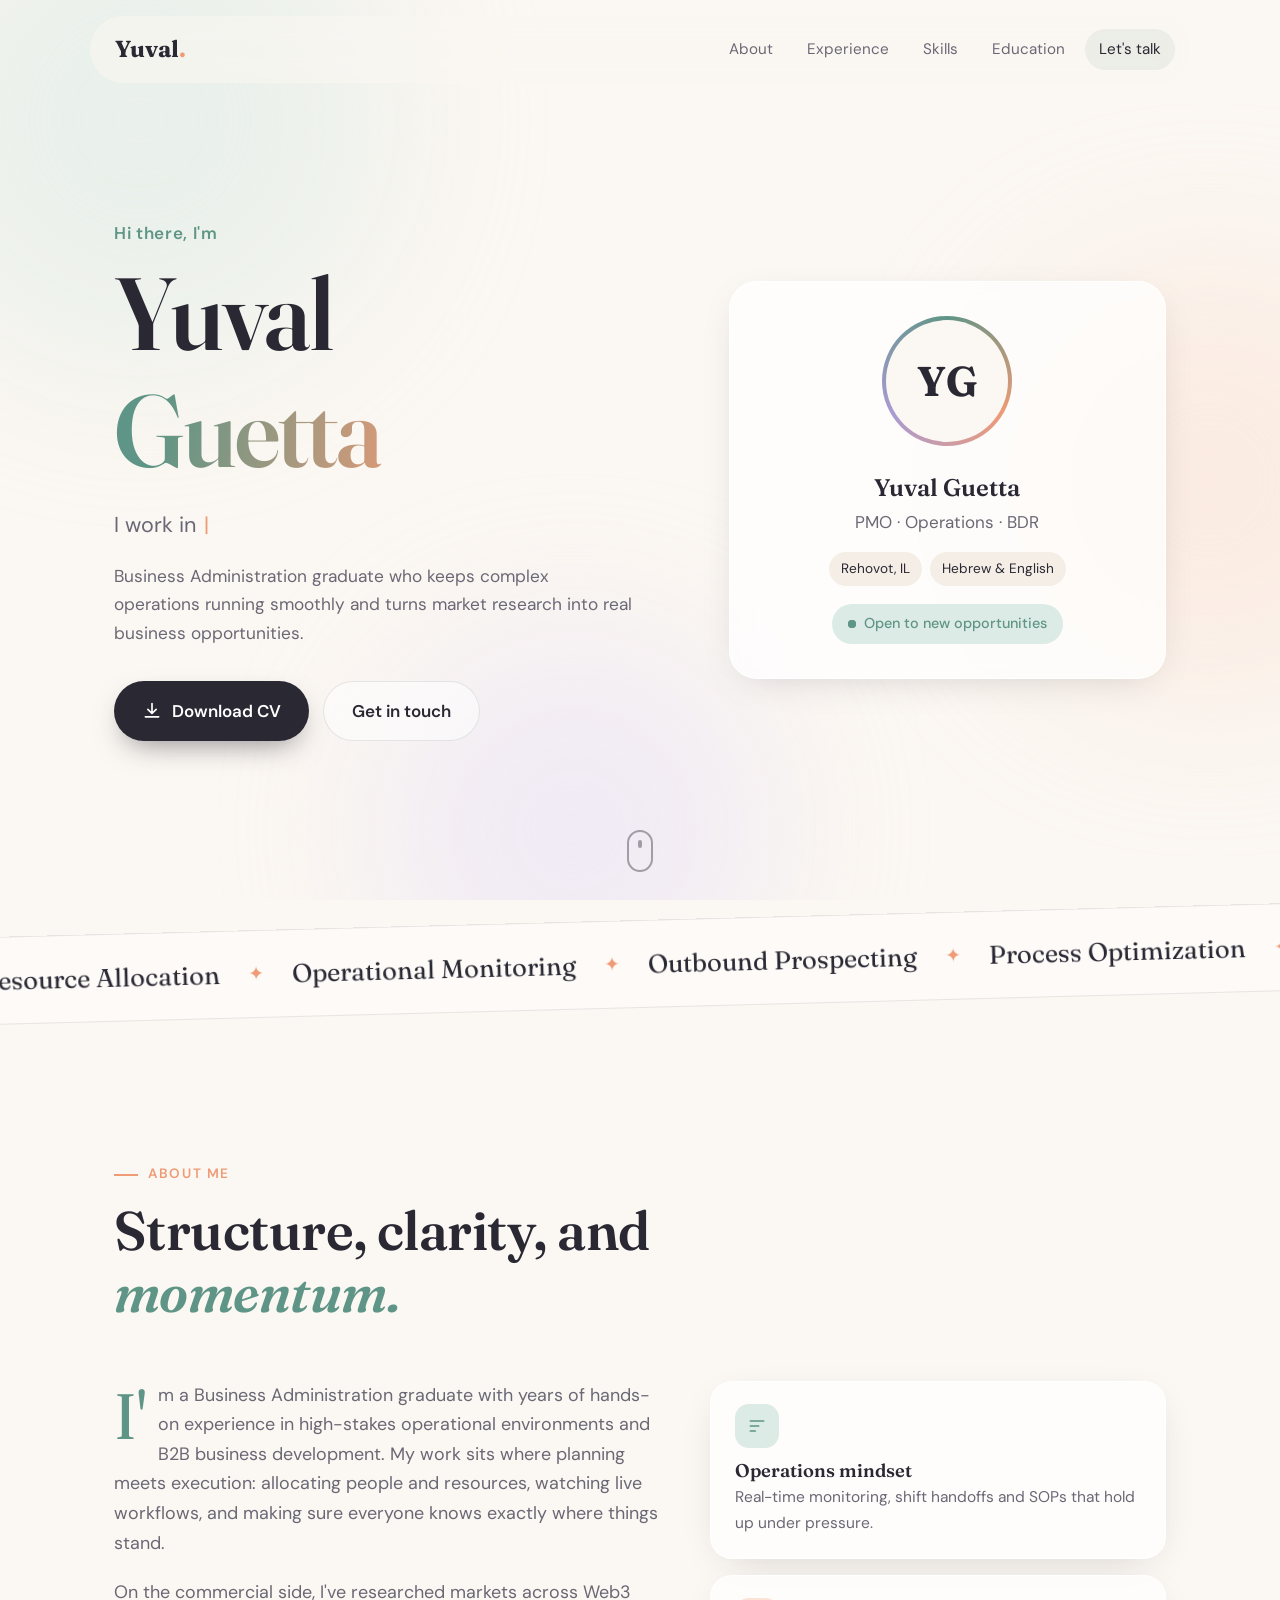
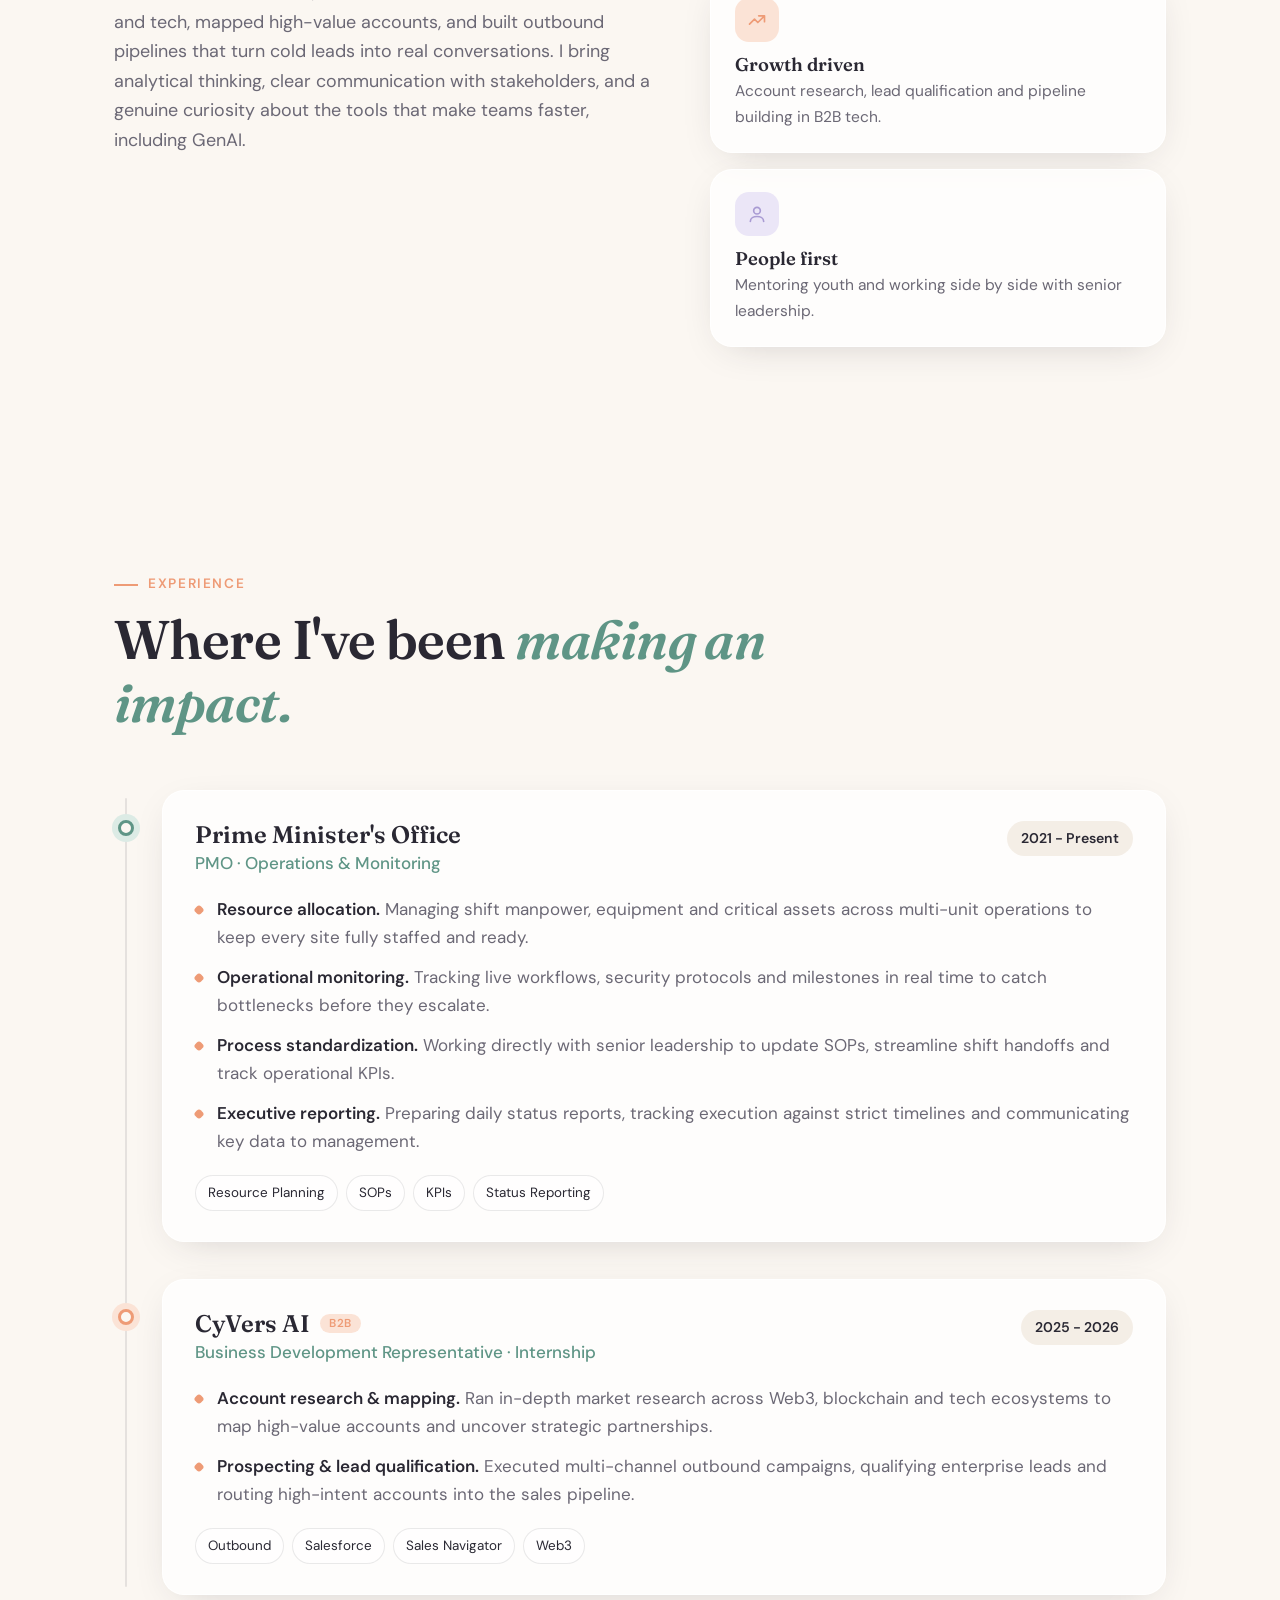
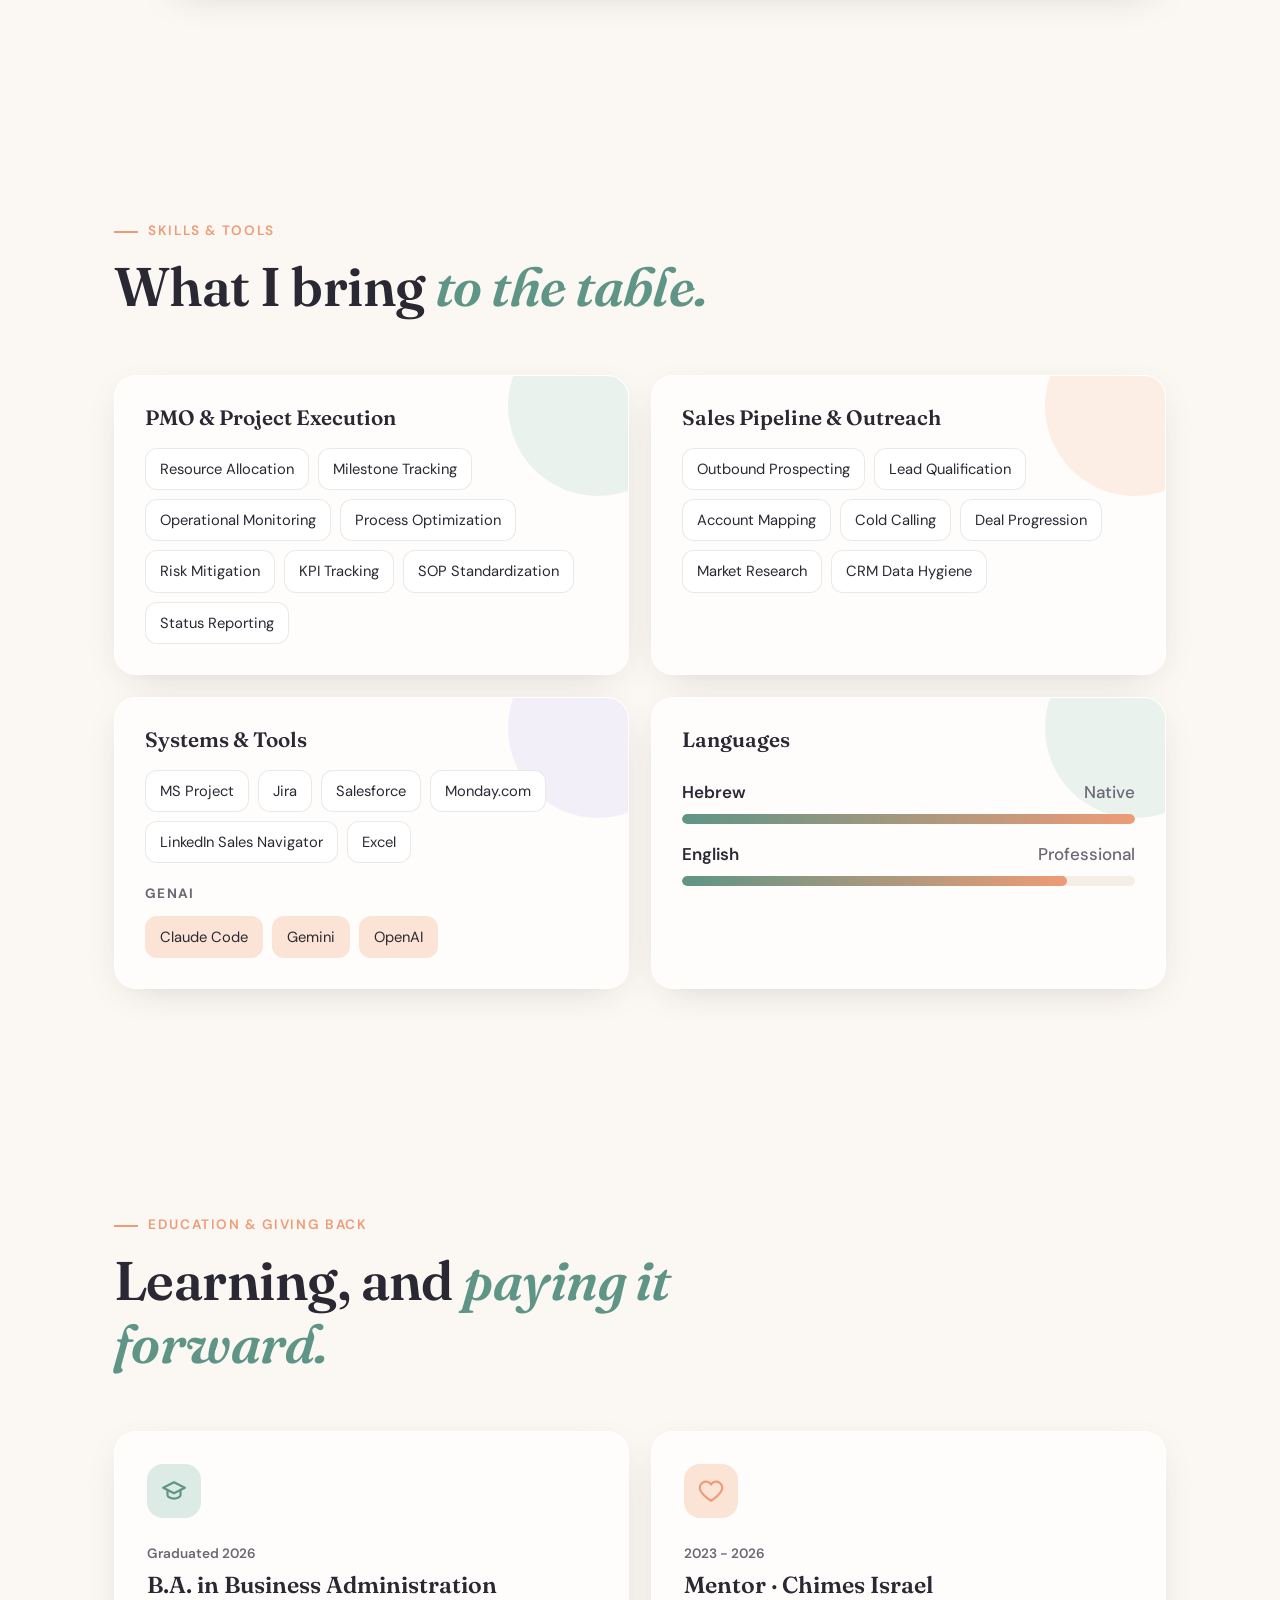
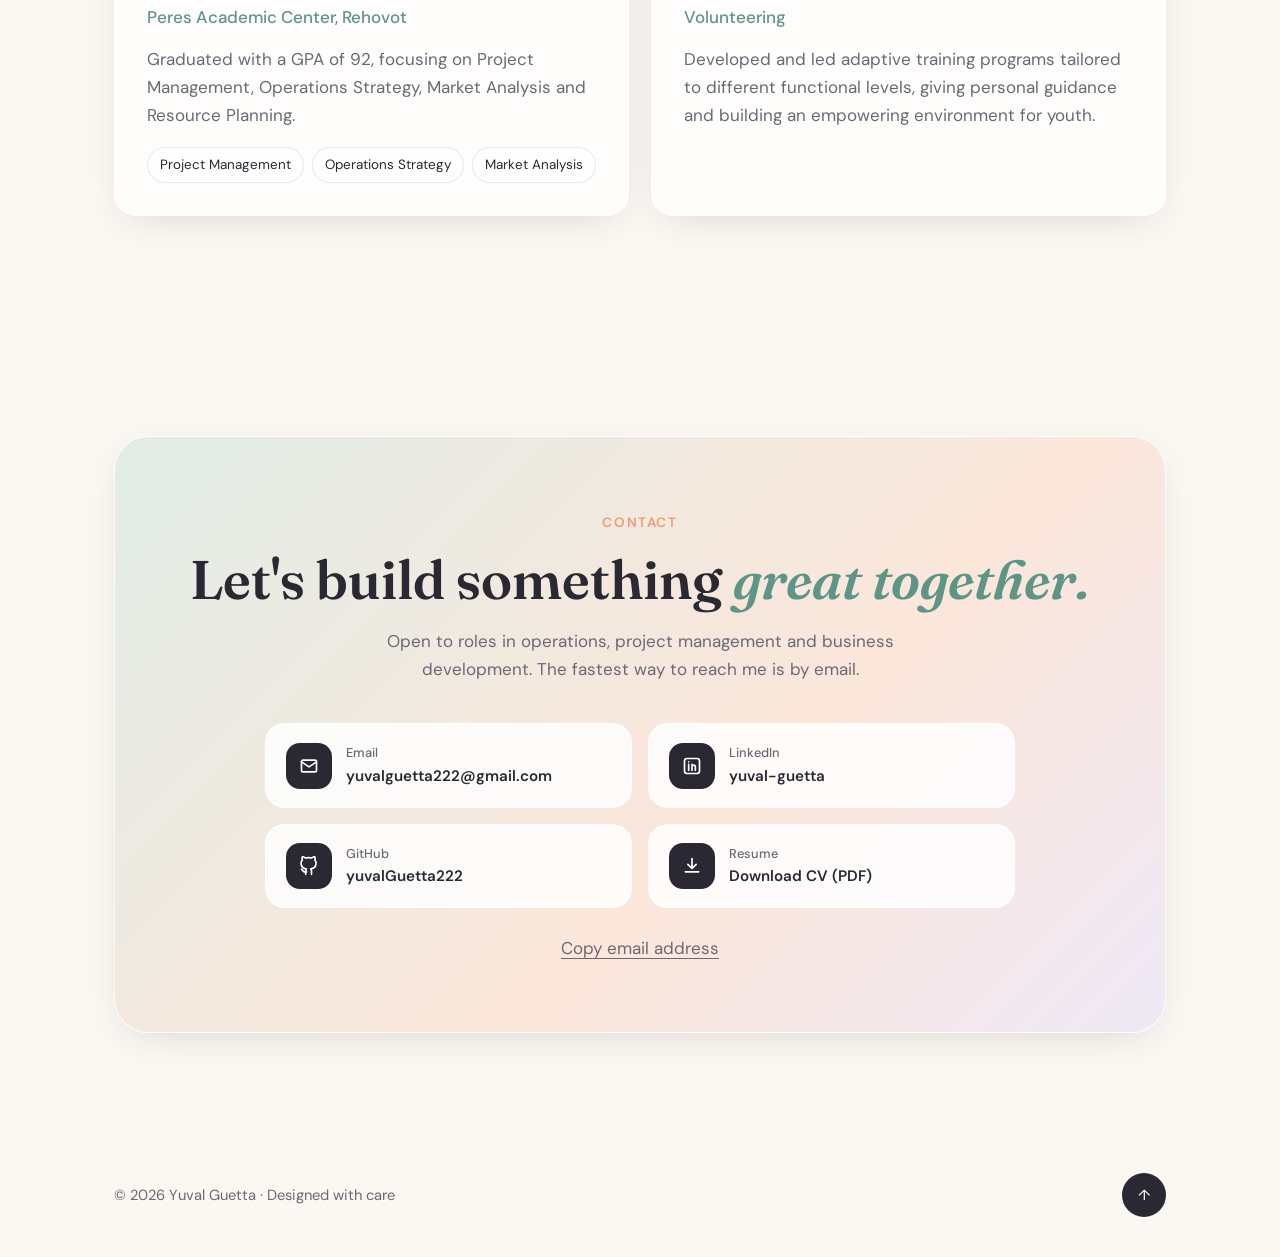
<file: index.html>
<!DOCTYPE html>
<html lang="en">
<head>
  <meta charset="UTF-8" />
  <meta name="viewport" content="width=device-width, initial-scale=1.0" />
  <title>Yuval Guetta · Operations & Business Development</title>
  <meta name="description" content="Yuval Guetta - Business Administration graduate with hands-on experience in operations, resource allocation and B2B business development." />
  <link rel="preconnect" href="https://fonts.googleapis.com" />
  <link rel="preconnect" href="https://fonts.gstatic.com" crossorigin />
  <link href="https://fonts.googleapis.com/css2?family=Fraunces:opsz,wght@9..144,400;9..144,600;9..144,700&family=DM+Sans:wght@400;500;600&display=swap" rel="stylesheet" />
  <link rel="stylesheet" href="style.css" />
</head>
<body>
  <div class="scroll-progress" id="scrollProgress"></div>
  <div class="cursor-glow" id="cursorGlow"></div>

  <div class="blobs" aria-hidden="true">
    <span class="blob blob-a"></span>
    <span class="blob blob-b"></span>
    <span class="blob blob-c"></span>
  </div>

  <header class="nav" id="nav">
    <a href="#top" class="logo">Yuval<span>.</span></a>
    <nav class="nav-links" id="navLinks">
      <a href="#about">About</a>
      <a href="#experience">Experience</a>
      <a href="#skills">Skills</a>
      <a href="#education">Education</a>
      <a href="#contact" class="nav-cta">Let's talk</a>
    </nav>
    <button class="burger" id="burger" aria-label="Open menu"><span></span><span></span></button>
  </header>

  <main id="top">
    <!-- HERO -->
    <section class="hero">
      <div class="hero-inner">
        <p class="eyebrow reveal">Hi there, I'm</p>
        <h1 class="hero-title">
          <span class="line"><span class="word">Yuval</span></span>
          <span class="line"><span class="word accent">Guetta</span></span>
        </h1>
        <p class="hero-role reveal">
          <span class="role-static">I work in</span>
          <span class="role-rotator" id="roleRotator">Operations</span><span class="caret">|</span>
        </p>
        <p class="hero-sub reveal">
          Business Administration graduate who keeps complex operations running smoothly
          and turns market research into real business opportunities.
        </p>
        <div class="hero-actions reveal">
          <a href="Yuval_Guetta_CV.pdf" download class="btn btn-primary magnetic">
            <svg viewBox="0 0 24 24" aria-hidden="true"><path d="M12 3v12m0 0l-5-5m5 5l5-5M4 19h16"/></svg>
            Download CV
          </a>
          <a href="#contact" class="btn btn-ghost magnetic">Get in touch</a>
        </div>
      </div>

      <div class="hero-card reveal" data-tilt>
        <div class="avatar"><span>YG</span></div>
        <div class="hero-card-body">
          <p class="hc-name">Yuval Guetta</p>
          <p class="hc-title">PMO · Operations · BDR</p>
          <div class="hc-tags">
            <span>Rehovot, IL</span>
            <span>Hebrew & English</span>
          </div>
          <div class="hc-status"><i></i> Open to new opportunities</div>
        </div>
      </div>

      <a href="#about" class="scroll-hint" aria-label="Scroll down"><span></span></a>
    </section>

    <!-- MARQUEE -->
    <div class="marquee" aria-hidden="true">
      <div class="marquee-track">
        <span>Resource Allocation</span><i>✦</i>
        <span>Operational Monitoring</span><i>✦</i>
        <span>Outbound Prospecting</span><i>✦</i>
        <span>Process Optimization</span><i>✦</i>
        <span>Stakeholder Communication</span><i>✦</i>
        <span>KPI Tracking</span><i>✦</i>
        <span>Resource Allocation</span><i>✦</i>
        <span>Operational Monitoring</span><i>✦</i>
        <span>Outbound Prospecting</span><i>✦</i>
        <span>Process Optimization</span><i>✦</i>
        <span>Stakeholder Communication</span><i>✦</i>
        <span>KPI Tracking</span><i>✦</i>
      </div>
    </div>

    <!-- ABOUT -->
    <section class="section" id="about">
      <div class="section-head reveal">
        <p class="kicker">About me</p>
        <h2>Structure, clarity, and <em>momentum.</em></h2>
      </div>
      <div class="about-grid">
        <div class="about-text reveal">
          <p>
            I'm a Business Administration graduate with years of hands-on experience in
            high-stakes operational environments and B2B business development. My work sits
            where planning meets execution: allocating people and resources, watching live
            workflows, and making sure everyone knows exactly where things stand.
          </p>
          <p>
            On the commercial side, I've researched markets across Web3 and tech, mapped
            high-value accounts, and built outbound pipelines that turn cold leads into real
            conversations. I bring analytical thinking, clear communication with stakeholders,
            and a genuine curiosity about the tools that make teams faster, including GenAI.
          </p>
        </div>
        <div class="about-cards">
          <div class="mini-card reveal" data-tilt>
            <div class="mini-icon">
              <svg viewBox="0 0 24 24"><path d="M4 6h16M4 12h10M4 18h6"/></svg>
            </div>
            <h3>Operations mindset</h3>
            <p>Real-time monitoring, shift handoffs and SOPs that hold up under pressure.</p>
          </div>
          <div class="mini-card reveal" data-tilt>
            <div class="mini-icon">
              <svg viewBox="0 0 24 24"><path d="M3 17l6-6 4 4 8-8M14 7h7v7"/></svg>
            </div>
            <h3>Growth driven</h3>
            <p>Account research, lead qualification and pipeline building in B2B tech.</p>
          </div>
          <div class="mini-card reveal" data-tilt>
            <div class="mini-icon">
              <svg viewBox="0 0 24 24"><circle cx="12" cy="8" r="4"/><path d="M4 21c0-4 4-6 8-6s8 2 8 6"/></svg>
            </div>
            <h3>People first</h3>
            <p>Mentoring youth and working side by side with senior leadership.</p>
          </div>
        </div>
      </div>
    </section>

    <!-- EXPERIENCE -->
    <section class="section" id="experience">
      <div class="section-head reveal">
        <p class="kicker">Experience</p>
        <h2>Where I've been <em>making an impact.</em></h2>
      </div>

      <div class="timeline">
        <div class="timeline-line"><span id="timelineFill"></span></div>

        <article class="job reveal">
          <div class="job-dot"></div>
          <div class="job-card" data-tilt>
            <div class="job-top">
              <div>
                <h3>Prime Minister's Office</h3>
                <p class="job-role">PMO · Operations & Monitoring</p>
              </div>
              <span class="job-date">2021 - Present</span>
            </div>
            <ul class="job-list">
              <li><strong>Resource allocation.</strong> Managing shift manpower, equipment and critical assets across multi-unit operations to keep every site fully staffed and ready.</li>
              <li><strong>Operational monitoring.</strong> Tracking live workflows, security protocols and milestones in real time to catch bottlenecks before they escalate.</li>
              <li><strong>Process standardization.</strong> Working directly with senior leadership to update SOPs, streamline shift handoffs and track operational KPIs.</li>
              <li><strong>Executive reporting.</strong> Preparing daily status reports, tracking execution against strict timelines and communicating key data to management.</li>
            </ul>
            <div class="job-tags"><span>Resource Planning</span><span>SOPs</span><span>KPIs</span><span>Status Reporting</span></div>
          </div>
        </article>

        <article class="job reveal">
          <div class="job-dot"></div>
          <div class="job-card" data-tilt>
            <div class="job-top">
              <div>
                <h3>CyVers AI <span class="pill">B2B</span></h3>
                <p class="job-role">Business Development Representative · Internship</p>
              </div>
              <span class="job-date">2025 - 2026</span>
            </div>
            <ul class="job-list">
              <li><strong>Account research & mapping.</strong> Ran in-depth market research across Web3, blockchain and tech ecosystems to map high-value accounts and uncover strategic partnerships.</li>
              <li><strong>Prospecting & lead qualification.</strong> Executed multi-channel outbound campaigns, qualifying enterprise leads and routing high-intent accounts into the sales pipeline.</li>
            </ul>
            <div class="job-tags"><span>Outbound</span><span>Salesforce</span><span>Sales Navigator</span><span>Web3</span></div>
          </div>
        </article>
      </div>
    </section>

    <!-- SKILLS -->
    <section class="section" id="skills">
      <div class="section-head reveal">
        <p class="kicker">Skills & Tools</p>
        <h2>What I bring <em>to the table.</em></h2>
      </div>

      <div class="skills-grid">
        <div class="skill-card reveal" data-tilt>
          <h3>PMO & Project Execution</h3>
          <div class="chips">
            <span>Resource Allocation</span><span>Milestone Tracking</span><span>Operational Monitoring</span>
            <span>Process Optimization</span><span>Risk Mitigation</span><span>KPI Tracking</span>
            <span>SOP Standardization</span><span>Status Reporting</span>
          </div>
        </div>
        <div class="skill-card reveal" data-tilt>
          <h3>Sales Pipeline & Outreach</h3>
          <div class="chips">
            <span>Outbound Prospecting</span><span>Lead Qualification</span><span>Account Mapping</span>
            <span>Cold Calling</span><span>Deal Progression</span><span>Market Research</span>
            <span>CRM Data Hygiene</span>
          </div>
        </div>
        <div class="skill-card reveal" data-tilt>
          <h3>Systems & Tools</h3>
          <div class="chips">
            <span>MS Project</span><span>Jira</span><span>Salesforce</span><span>Monday.com</span>
            <span>LinkedIn Sales Navigator</span><span>Excel</span>
          </div>
          <h4>GenAI</h4>
          <div class="chips chips-soft">
            <span>Claude Code</span><span>Gemini</span><span>OpenAI</span>
          </div>
        </div>
        <div class="skill-card reveal" data-tilt>
          <h3>Languages</h3>
          <div class="lang">
            <div class="lang-row"><span>Hebrew</span><em>Native</em></div>
            <div class="bar"><i style="--w:100%"></i></div>
            <div class="lang-row"><span>English</span><em>Professional</em></div>
            <div class="bar"><i style="--w:85%"></i></div>
          </div>
        </div>
      </div>
    </section>

    <!-- EDUCATION & VOLUNTEERING -->
    <section class="section" id="education">
      <div class="section-head reveal">
        <p class="kicker">Education & Giving back</p>
        <h2>Learning, and <em>paying it forward.</em></h2>
      </div>

      <div class="edu-grid">
        <div class="edu-card reveal" data-tilt>
          <div class="edu-icon">
            <svg viewBox="0 0 24 24"><path d="M2 9l10-5 10 5-10 5L2 9z"/><path d="M6 11v5c0 1.5 3 3 6 3s6-1.5 6-3v-5"/></svg>
          </div>
          <span class="edu-date">Graduated 2026</span>
          <h3>B.A. in Business Administration</h3>
          <p class="edu-place">Peres Academic Center, Rehovot</p>
          <p>Graduated with a GPA of 92, focusing on Project Management, Operations Strategy, Market Analysis and Resource Planning.</p>
          <div class="job-tags"><span>Project Management</span><span>Operations Strategy</span><span>Market Analysis</span></div>
        </div>

        <div class="edu-card reveal" data-tilt>
          <div class="edu-icon warm">
            <svg viewBox="0 0 24 24"><path d="M12 21s-7-4.5-9.5-9A5.5 5.5 0 0112 6a5.5 5.5 0 019.5 6c-2.5 4.5-9.5 9-9.5 9z"/></svg>
          </div>
          <span class="edu-date">2023 - 2026</span>
          <h3>Mentor · Chimes Israel</h3>
          <p class="edu-place">Volunteering</p>
          <p>Developed and led adaptive training programs tailored to different functional levels, giving personal guidance and building an empowering environment for youth.</p>
        </div>
      </div>
    </section>

    <!-- CONTACT -->
    <section class="section contact" id="contact">
      <div class="contact-box reveal">
        <p class="kicker">Contact</p>
        <h2>Let's build something <em>great together.</em></h2>
        <p class="contact-sub">Open to roles in operations, project management and business development. The fastest way to reach me is by email.</p>

        <div class="contact-links">
          <a href="mailto:yuvalguetta222@gmail.com" class="contact-link magnetic">
            <span class="cl-icon"><svg viewBox="0 0 24 24"><rect x="3" y="5" width="18" height="14" rx="2"/><path d="M3 7l9 6 9-6"/></svg></span>
            <span class="cl-text"><small>Email</small>yuvalguetta222@gmail.com</span>
          </a>
          <a href="https://www.linkedin.com/in/yuval-guetta/" target="_blank" rel="noopener" class="contact-link magnetic">
            <span class="cl-icon"><svg viewBox="0 0 24 24"><rect x="3" y="3" width="18" height="18" rx="3"/><path d="M8 10v7M8 7v.01M12 17v-4a2 2 0 014 0v4M12 10v7"/></svg></span>
            <span class="cl-text"><small>LinkedIn</small>yuval-guetta</span>
          </a>
          <a href="https://github.com/yuvalGuetta222" target="_blank" rel="noopener noreferrer" class="contact-link magnetic">
            <span class="cl-icon"><svg viewBox="0 0 24 24"><path d="M9 19c-4.3 1.4-4.3-2.5-6-3m12 6v-3.87a3.37 3.37 0 0 0-.94-2.61c3.14-.35 6.44-1.54 6.44-7A5.44 5.44 0 0 0 19 4.77 5.07 5.07 0 0 0 18.91 1S17.73.65 15 2.48a13.38 13.38 0 0 0-7 0C5.27.65 4.09 1 4.09 1A5.07 5.07 0 0 0 4 4.77a5.44 5.44 0 0 0-1.5 3.78c0 5.42 3.3 6.61 6.44 7A3.37 3.37 0 0 0 8 18.13V22"/></svg></span>
            <span class="cl-text"><small>GitHub</small>yuvalGuetta222</span>
          </a>
          <a href="Yuval_Guetta_CV.pdf" download class="contact-link magnetic">
            <span class="cl-icon"><svg viewBox="0 0 24 24"><path d="M12 3v12m0 0l-5-5m5 5l5-5M4 19h16"/></svg></span>
            <span class="cl-text"><small>Resume</small>Download CV (PDF)</span>
          </a>
        </div>

        <button class="copy-btn" id="copyEmail" type="button">Copy email address</button>
      </div>
    </section>
  </main>

  <footer class="footer">
    <p>© <span id="year"></span> Yuval Guetta · Designed with care</p>
    <a href="#top" class="to-top" aria-label="Back to top">↑</a>
  </footer>

  <div class="toast" id="toast">Email copied ✓</div>

  <script src="script.js"></script>
</body>
</html>
</file>
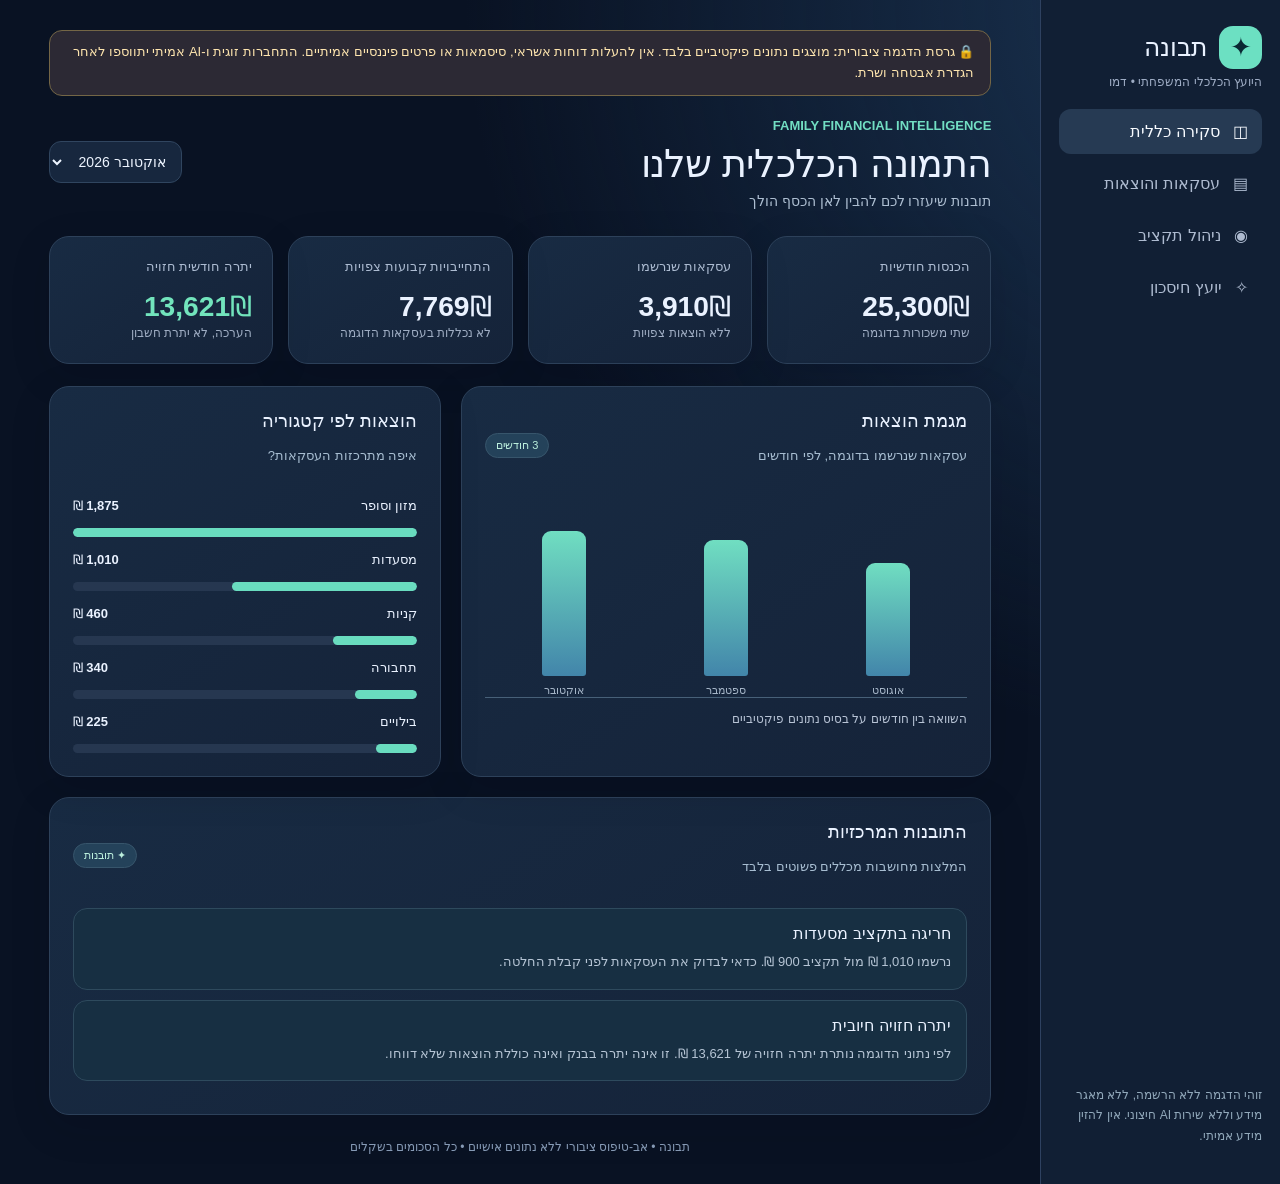
<file: finance-demo/index.html>
<!DOCTYPE html>
<html lang="he" dir="rtl">
<head>
<meta charset="utf-8"><meta name="viewport" content="width=device-width,initial-scale=1">
<meta name="theme-color" content="#101c30"><title>תבונה | תכנון כלכלי זוגי • הדגמה</title>
<style>
:root{font-family:Arial,"Segoe UI",sans-serif;color:#eaf2ff;background:#091223;font-synthesis:none}*{box-sizing:border-box}
body{margin:0;background:radial-gradient(ellipse at 100% 0,#1b3554 0,transparent 45%),#091223;color:#eaf2ff}
button{font:inherit;cursor:pointer}button:focus-visible,select:focus-visible,input:focus-visible{outline:3px solid #65e8c5;outline-offset:3px}
.shell{display:grid;grid-template-columns:240px 1fr;min-height:100vh}.side{background:#111f34;border-left:1px solid #2e4160;padding:26px 18px;display:flex;flex-direction:column;gap:20px}
.logo{display:flex;gap:12px;align-items:center;font-size:25px;font-weight:800}.logo-mark{display:grid;place-items:center;background:#6ce0c2;border-radius:14px;color:#0a2833;width:43px;height:43px;font-size:26px}.sub{font-size:12px;color:#9eacc4;margin:6px 0 0}.menu{display:grid;gap:7px}
.menu button,.mobile-nav button{border:0;background:transparent;text-align:right;color:#aebbd0;border-radius:12px;padding:13px 14px;font-weight:650;transition:background .15s}
.menu button:hover,.menu button.active{background:#263a53;color:#f8fbff}.side-bottom{margin-top:auto;color:#92a9bb;font-size:12px;line-height:1.7}
.main{min-width:0;padding:30px clamp(16px,3.8vw,56px);max-width:1500px;width:100%;margin:auto}
.demo-alert{padding:11px 16px;background:#2c2934;border:1px solid #746646;border-radius:13px;color:#ffe6af;font-size:13px;margin-bottom:20px;line-height:1.6}
.top{display:flex;align-items:center;justify-content:space-between;gap:16px;margin:20px 0 27px;flex-wrap:wrap}.eyebrow{color:#72dec3;font-size:13px;font-weight:700}.top h1{margin:8px 0 7px;font-size:clamp(25px,3.2vw,38px);letter-spacing:-.7px}.top p{margin:0;color:#adbed1;font-size:14px}
.month{background:#17273e;border:1px solid #30455f;border-radius:12px;color:#eef5ff;padding:11px;font-size:14px}
.cards{display:grid;grid-template-columns:repeat(4,minmax(0,1fr));gap:15px;margin-bottom:22px}
.card,.panel{background:linear-gradient(145deg,#182b43,#152339);border:1px solid #2d415a;border-radius:20px;box-shadow:0 12px 40px #020a1622}
.card{padding:20px}.card .key{font-size:13px;color:#adbcd2}.card .value{font-size:clamp(19px,2.2vw,30px);font-weight:800;display:block;direction:ltr;text-align:right;margin-top:15px;white-space:nowrap}.muted{color:#9fadc3;font-size:12px;line-height:1.6}.good{color:#72e4bc!important}.bad{color:#ff9eaa!important}
.grid{display:grid;grid-template-columns:1.35fr 1fr;gap:20px}.panel{padding:23px;margin-bottom:20px}.panel h2{margin:0 0 7px;font-size:18px}.panel-header{display:flex;justify-content:space-between;align-items:center;gap:10px;margin-bottom:17px}.tag{border:1px solid #37556b;background:#24425a;border-radius:20px;padding:5px 10px;font-size:11px;color:#bbefdd}
.graph{display:flex;align-items:end;gap:14px;height:200px;padding:15px 5px 0;border-bottom:1px solid #476078}.bar-holder{flex:1;display:flex;flex-direction:column;align-items:center;justify-content:flex-end;height:100%;gap:8px;min-width:0}
.bar{background:linear-gradient(0deg,#4285aa,#70dec1);width:min(70%,44px);border-radius:9px 9px 3px 3px;min-height:5px;transition:height .4s}.bar-holder span{font-size:11px;color:#a5b5c7;white-space:nowrap}.legend{font-size:12px;color:#b8c4d6;margin-top:14px}
.insight{border:1px solid #2e4a5d;border-radius:14px;padding:15px;margin:10px 0;background:#172f42}
.insight b{display:block;margin-bottom:7px}.insight p{color:#b6c5d5;margin:0;font-size:13px;line-height:1.8}
.row{display:flex;align-items:center;justify-content:space-between;gap:8px;margin:15px 0;font-size:13px}.progress{height:9px;background:#263750;border-radius:20px;overflow:hidden}.progress>div{height:100%;background:#69dcbf;border-radius:20px}.progress>div.over{background:#f38a95}
table{width:100%;border-collapse:collapse;font-size:14px}td,th{text-align:right;padding:14px 11px;border-bottom:1px solid #2b3d55}th{font-size:12px;color:#9caec1;font-weight:600}tr:last-child td{border:0}
.category{background:#2b4056;border-radius:8px;padding:5px 9px;font-size:12px;color:#c4deea;white-space:nowrap}
.money{text-align:left;direction:ltr;font-variant-numeric:tabular-nums}.hidden{display:none!important}
.note{color:#a7bdd1;font-size:13px;line-height:1.75}.scenario{padding:20px;background:#1a3445;border:1px solid #31566b;border-radius:15px}
.scenario input[type=range]{width:100%;accent-color:#6de4bf}.scenario-result{font-size:28px;font-weight:800;color:#78ecc9}
.questions{display:flex;flex-wrap:wrap;gap:8px;margin-bottom:20px}.questions button,.btn{border:1px solid #37617d;border-radius:11px;background:#233f55;color:#e7f6ff;padding:10px 13px;font-size:13px}
.questions button:hover,.btn:hover{background:#355e77}.answer{border:1px solid #37586b;border-radius:16px;background:#172e42;padding:18px;line-height:1.9;min-height:120px;color:#d8e5f5;font-size:14px}
.stamp{background:#29433e;color:#8cf0cb;padding:6px 9px;border-radius:8px;font-size:11px}
.mobile-nav{display:none}.footer{font-size:12px;color:#869ab5;text-align:center;margin:25px 0 0}
@media(max-width:1050px){.cards{grid-template-columns:repeat(2,minmax(0,1fr))}.grid{grid-template-columns:1fr}}
@media(max-width:700px){.shell{display:block}.side{display:none}.main{padding:16px 14px 100px}.top{margin-top:8px}.cards{gap:10px}.card{padding:14px}.card .value{font-size:20px}.panel{padding:16px;border-radius:16px}.mobile-nav{position:fixed;bottom:0;left:0;right:0;display:flex;justify-content:space-around;z-index:10;background:#11243aef;backdrop-filter:blur(15px);border-top:1px solid #38516a;padding:8px 5px max(8px,env(safe-area-inset-bottom))}.mobile-nav button{font-size:12px;text-align:center;padding:10px 6px}.mobile-nav button.active{background:#2a4b64;color:#fff}.graph{gap:8px}td,th{padding:10px 5px;font-size:11px}}
@media(prefers-reduced-motion:reduce){*{transition:none!important}}
</style>
</head>
<body>
<div class="shell"><aside class="side">
<div><div class="logo"><span class="logo-mark">✦</span><span>תבונה</span></div><p class="sub">היועץ הכלכלי המשפחתי • דמו</p></div>
<nav class="menu" id="side-menu"><button data-tab="overview" class="active">◫ &nbsp; סקירה כללית</button><button data-tab="transactions">▤ &nbsp; עסקאות והוצאות</button><button data-tab="budgets">◉ &nbsp; ניהול תקציב</button><button data-tab="advisor">✧ &nbsp; יועץ חיסכון</button></nav>
<p class="side-bottom">זוהי הדגמה ללא הרשמה, ללא מאגר מידע וללא שירות AI חיצוני. אין להזין מידע אמיתי.</p>
</aside>
<main class="main">
<div class="demo-alert">🔒 <strong>גרסת הדגמה ציבורית:</strong> מוצגים נתונים פיקטיביים בלבד. אין להעלות דוחות אשראי, סיסמאות או פרטים פיננסיים אמיתיים. התחברות זוגית ו-AI אמיתי יתווספו לאחר הגדרת אבטחה ושרת.</div>
<header class="top"><div><span class="eyebrow">FAMILY FINANCIAL INTELLIGENCE</span><h1 id="heading">התמונה הכלכלית שלנו</h1><p id="subtitle">תובנות שיעזרו לכם להבין לאן הכסף הולך</p></div><select class="month" id="month" aria-label="חודש"><option value="2026-10">אוקטובר 2026</option><option value="2026-09">ספטמבר 2026</option><option value="2026-08">אוגוסט 2026</option></select></header>
<section id="overview">
<div class="cards"><div class="card"><span class="key">הכנסות חודשיות</span><strong class="value" id="income"></strong><small class="muted">שתי משכורות בדוגמה</small></div><div class="card"><span class="key">עסקאות שנרשמו</span><strong class="value" id="spent"></strong><small class="muted">ללא הוצאות צפויות</small></div><div class="card"><span class="key">התחייבויות קבועות צפויות</span><strong class="value" id="fixed"></strong><small class="muted">לא נכללות בעסקאות הדוגמה</small></div><div class="card"><span class="key">יתרה חודשית חזויה</span><strong class="value good" id="remaining"></strong><small class="muted">הערכה, לא יתרת חשבון</small></div></div>
<div class="grid"><section class="panel"><div class="panel-header"><div><h2>מגמת הוצאות</h2><p class="note">עסקאות שנרשמו בדוגמה, לפי חודשים</p></div><span class="tag">3 חודשים</span></div><div class="graph" id="graph"></div><div class="legend">השוואה בין חודשים על בסיס נתונים פיקטיביים</div></section><section class="panel"><div class="panel-header"><div><h2>הוצאות לפי קטגוריה</h2><p class="note">איפה מתרכזות העסקאות?</p></div></div><div id="categories"></div></section></div>
<section class="panel"><div class="panel-header"><div><h2>התובנות המרכזיות</h2><p class="note">המלצות מחושבות מכללים פשוטים בלבד</p></div><span class="tag">✦ תובנות</span></div><div id="insights"></div></section>
</section>
<section id="transactions" class="hidden"><section class="panel"><div class="panel-header"><h2>עסקאות לדוגמה</h2><span class="tag">נתונים פיקטיביים</span></div><div style="overflow-x:auto"><table><thead><tr><th>תאריך</th><th>בית עסק</th><th>קטגוריה</th><th class="money">סכום</th></tr></thead><tbody id="tx-rows"></tbody></table></div><p class="note">ייבוא דוחות אשראי ועריכה יפעלו באתר הפרטי רק לאחר השלמת ההתחברות וההרשאות.</p></section></section>
<section id="budgets" class="hidden"><div class="grid"><section class="panel"><h2>מעקב תקציב לפי קטגוריה</h2><p class="note">השוואה בין עסקאות לתקציב שהוגדר</p><div id="budget-items"></div></section><section class="panel"><h2>מה יקרה אם?</h2><p class="note">תרחיש המחשה לצמצום הוצאות על מסעדות</p><div class="scenario"><div class="row"><span>שיעור צמצום תיאורטי</span><strong id="percent">20%</strong></div><input type="range" id="slider" min="0" max="50" value="20" step="5" aria-label="אחוז צמצום"><p class="note">חיסכון חודשי תיאורטי</p><div class="scenario-result" id="savings"></div><p class="note" id="annual"></p></div><p class="note">הסימולטור אינו מבטיח חיסכון בפועל, ואינו המלצה אישית.</p></section></div></section>
<section id="advisor" class="hidden"><div class="grid"><section class="panel"><div class="panel-header"><h2>✧ היועץ הכלכלי</h2><span class="stamp">הדמיית תשובות</span></div><p class="note">כעת זהו מנגנון הסברים המבוסס על נתוני הדוגמה. מודל AI אמיתי אינו מחובר עדיין.</p><div class="questions"><button data-question="biggest">איפה מוציאים הכי הרבה?</button><button data-question="save">מה אפשר לבדוק כדי לחסוך?</button><button data-question="budget">מה מצב התקציב?</button></div><div class="answer" id="answer">בחרו אחת מהשאלות כדי לראות תשובה מתוך נתוני הדוגמה.</div></section><section class="panel"><h2>הדרך לאתר פרטי וחכם</h2><p class="note">הגרסה המלאה תדרוש כניסה מאובטחת לשני משתמשים, מסד נתונים פרטי, העלאת דוחות עם בדיקת כפילויות וחיבור לשירות AI חיצוני רק לאחר הסכמה. ניתן יהיה להשתמש בכל התכונות הבסיסיות גם ללא AI.</p><div class="insight"><b>הפרדה חשובה</b><p>החישובים הכספיים מתבצעים בקוד, וה-AI יפרש אותם. כך ניתן לבקר כל מספר לפני הצגת המלצה.</p></div></section></div></section>
<p class="footer">תבונה • אב-טיפוס ציבורי ללא נתונים אישיים • כל הסכומים בשקלים</p>
</main></div>
<nav class="mobile-nav" id="mobile-nav"><button class="active" data-tab="overview">◫<br>סקירה</button><button data-tab="transactions">▤<br>עסקאות</button><button data-tab="budgets">◉<br>תקציב</button><button data-tab="advisor">✧<br>יועץ</button></nav>
<script>
"use strict";
const income=25300,fixed=[["שכירות",6200],["חשמל ומים",650],["ביטוחים",520],["אינטרנט וסלולר",270],["מנויים",129]];
const budgets={"מזון וסופר":2500,"מסעדות":900,"תחבורה":750,"קניות":600,"בילויים":700};
const transactions=[
["2026-10-03","סופר שכונתי","מזון וסופר",520],["2026-10-05","מסעדה","מסעדות",320],["2026-10-09","משלוח אוכל","מסעדות",180],["2026-10-12","דלק","תחבורה",340],["2026-10-16","סופרמרקט","מזון וסופר",735],["2026-10-18","ביגוד","קניות",460],["2026-10-19","מסעדה","מסעדות",510],["2026-10-20","בילוי","בילויים",225],["2026-10-21","סופרמרקט","מזון וסופר",620],
["2026-09-05","סופרמרקט","מזון וסופר",990],["2026-09-08","מסעדה","מסעדות",670],["2026-09-12","דלק","תחבורה",360],["2026-09-17","סופרמרקט","מזון וסופר",860],["2026-09-22","ביגוד","קניות",350],["2026-09-25","מסעדה","מסעדות",420],
["2026-08-04","סופרמרקט","מזון וסופר",880],["2026-08-10","מסעדה","מסעדות",420],["2026-08-13","דלק","תחבורה",310],["2026-08-20","סופרמרקט","מזון וסופר",940],["2026-08-25","מסעדה","מסעדות",490]];
const money=n=>new Intl.NumberFormat("he-IL",{style:"currency",currency:"ILS",maximumFractionDigits:0}).format(n);
const $=id=>document.getElementById(id);let month="2026-10";
const monthly=m=>transactions.filter(t=>t[0].startsWith(m));const total=rows=>rows.reduce((s,t)=>s+t[3],0);
function categoryTotals(rows){const c={};for(const t of rows)c[t[2]]=(c[t[2]]||0)+t[3];return Object.entries(c).sort((a,b)=>b[1]-a[1]);}
const sumFixed=fixed.reduce((s,f)=>s+f[1],0);
function display(){
const tx=monthly(month),spent=total(tx),left=income-spent-sumFixed,rows=categoryTotals(tx),prev=month==="2026-10"?"2026-09":"2026-08";
$("income").textContent=money(income);$("spent").textContent=money(spent);$("fixed").textContent=money(sumFixed);$("remaining").textContent=money(left);$("remaining").className="value "+(left>=0?"good":"bad");
$("graph").replaceChildren(...["2026-08","2026-09","2026-10"].map((m)=>{const d=document.createElement("div");d.className="bar-holder";const bar=document.createElement("div");bar.className="bar";bar.style.height=Math.max(2,(total(monthly(m))/Math.max(...["2026-08","2026-09","2026-10"].map(x=>total(monthly(x)))))*145)+"px";bar.title=money(total(monthly(m)));const label=document.createElement("span");label.textContent=({ "2026-08":"אוגוסט","2026-09":"ספטמבר","2026-10":"אוקטובר"})[m];d.append(bar,label);return d;}));
$("categories").innerHTML=rows.map(([cat,amount])=>'<div class="row"><span>'+cat+'</span><b>'+money(amount)+'</b></div><div class="progress"><div style="width:'+Math.min(100,amount/Math.max(1,rows[0][1])*100)+'%"></div></div>').join("");
const ins=[];
for(const [cat,amount] of rows){const budget=budgets[cat];if(budget&&amount>budget)ins.push(["חריגה בתקציב "+cat,"נרשמו "+money(amount)+" מול תקציב "+money(budget)+". כדאי לבדוק את העסקאות לפני קבלת החלטה."])}
const prevRows=categoryTotals(monthly(prev));
for(const [cat,amount] of rows){const was=prevRows.find(r=>r[0]===cat)?.[1]||0;if(was>0&&amount>was*1.2&&amount-was>=150)ins.push(["עלייה בהוצאות "+cat,"עלייה של "+money(amount-was)+" לעומת החודש הקודם. חודש בודד אינו מוכיח מגמה."])}
ins.push(["יתרה חזויה "+(left>=0?"חיובית":"שלילית"),"לפי נתוני הדוגמה נותרת יתרה חזויה של "+money(left)+". זו אינה יתרה בבנק ואינה כוללת הוצאות שלא דווחו."]);
$("insights").innerHTML=ins.map(i=>'<div class="insight"><b>'+i[0]+'</b><p>'+i[1]+'</p></div>').join("");
$("tx-rows").innerHTML=tx.map(t=>'<tr><td>'+t[0].slice(8)+'/'+t[0].slice(5,7)+'</td><td>'+t[1]+'</td><td><span class="category">'+t[2]+'</span></td><td class="money">'+money(t[3])+'</td></tr>').join("");
$("budget-items").innerHTML=Object.entries(budgets).map(([cat,limit])=>{const spent=rows.find(r=>r[0]===cat)?.[1]||0;const percent=Math.round(spent/limit*100);return '<div class="row"><strong>'+cat+'</strong><span>'+money(spent)+' / '+money(limit)+'</span></div><div class="progress"><div class="'+(percent>100?'over':'')+'" style="width:'+Math.min(100,percent)+'%"></div></div><p class="muted">'+(percent>100?'חריגה של '+money(spent-limit):'נוצלו '+percent+'%')+'</p>';}).join("");
scenario();
}
function scenario(){const pct=Number($("slider").value);const spent=categoryTotals(monthly(month)).find(r=>r[0]==="מסעדות")?.[1]||0;const saving=Math.round(spent*pct/100);$("percent").textContent=pct+"%";$("savings").textContent=money(saving);$("annual").textContent="חיסכון שנתי תיאורטי בהנחת התמדה: "+money(saving*12);}
const tabs={overview:["התמונה הכלכלית שלנו","תובנות שיעזרו לכם להבין לאן הכסף הולך"],transactions:["העסקאות שלנו","דוח הוצאות חודשי מפורט"],budgets:["התקציב המשפחתי","לשלוט בהוצאות בלי לוותר על איכות החיים"],advisor:["היועץ הכלכלי שלנו","המחשה של ניתוח נתונים לפני חיבור AI"]};
function switchTab(tab){for(const name of Object.keys(tabs))$(name).classList.toggle("hidden",tab!==name);document.querySelectorAll("[data-tab]").forEach(b=>b.classList.toggle("active",b.dataset.tab===tab));$("heading").textContent=tabs[tab][0];$("subtitle").textContent=tabs[tab][1];window.scrollTo({top:0,behavior:"smooth"});}
document.querySelectorAll("[data-tab]").forEach(b=>b.addEventListener("click",()=>switchTab(b.dataset.tab)));
$("month").addEventListener("change",e=>{month=e.target.value;display();});
$("slider").addEventListener("input",scenario);
document.querySelectorAll("[data-question]").forEach(b=>b.addEventListener("click",()=>{const rows=categoryTotals(monthly(month)),high=rows[0],spent=total(monthly(month));const answers={biggest:"הקטגוריה עם ההוצאות המדווחות הגבוהות ביותר בחודש זה היא "+(high?high[0]:"ללא עסקאות")+" בסך "+money(high?high[1]:0)+". מומלץ לבדוק קודם את העסקאות עצמן לפני שמחליטים לצמצם.",save:"כדאי להתחיל בקטגוריות שבהן חרגתם מתקציב, ובהמשך לבדוק מנויים והוצאות קבועות. זו הדגמה בלבד: אין כאן בדיקת מחירי שוק או חישוב חיסכון אמיתי.",budget:"בחודש הנבחר נרשמו עסקאות בסך "+money(spent)+". היתרה החזויה על בסיס הכנסה, עסקאות והתחייבויות פיקטיביות היא "+money(income-spent-sumFixed)+". אין להסיק ממנה את היתרה בבנק."};$("answer").textContent=answers[b.dataset.question];}));
display();
</script>
</body></html>
</file>
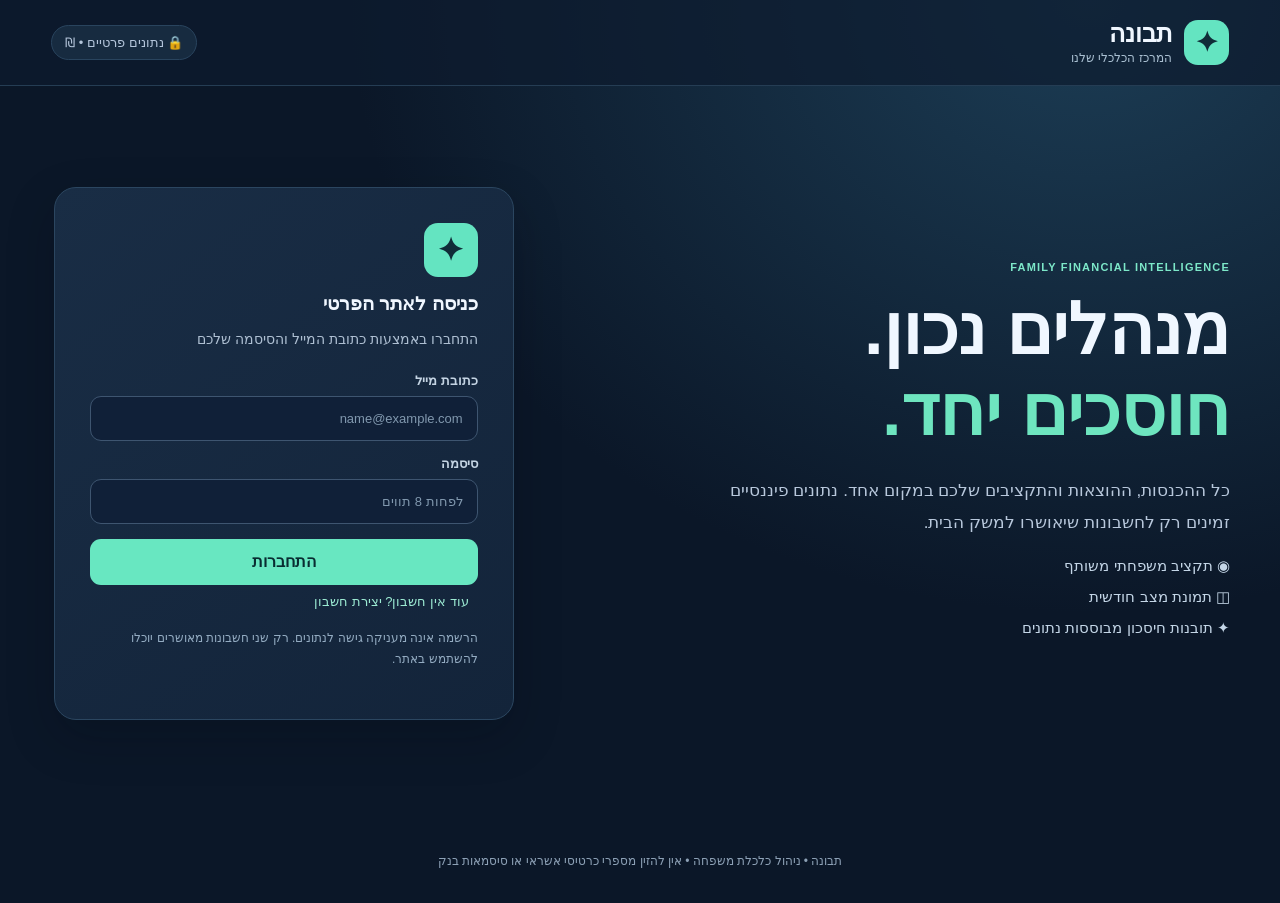
<file: finance/index.html>
<!doctype html>
<html lang="he" dir="rtl"><head>
<meta charset="utf-8"><meta name="viewport" content="width=device-width,initial-scale=1">
<meta name="theme-color" content="#102038">
<meta name="referrer" content="no-referrer">
<meta http-equiv="Content-Security-Policy" content="default-src 'self'; script-src 'self' https://esm.sh https://*.esm.sh; connect-src 'self' https://vimklcufkafrmkcfxxak.supabase.co https://esm.sh https://*.esm.sh; style-src 'self'; img-src 'self' data:; font-src 'self'; base-uri 'none'; form-action 'self'; object-src 'none'; worker-src 'self' blob:; frame-ancestors 'none'">
<title>תבונה | כלכלת המשפחה</title><link rel="stylesheet" href="./style.css?v=20261026-month-arrows">
</head><body>
<header class="site-top"><div class="brand"><div class="brand-mark">✦</div><div><b>תבונה</b><small>המרכז הכלכלי שלנו</small></div></div><span class="secure-tag">🔒 נתונים פרטיים • ₪</span></header>
<main class="container">
<section id="auth-view" class="auth-layout">
  <div class="intro"><span class="eyebrow">FAMILY FINANCIAL INTELLIGENCE</span><h1>מנהלים נכון.<br><span>חוסכים יחד.</span></h1>
  <p>כל ההכנסות, ההוצאות והתקציבים שלכם במקום אחד. נתונים פיננסיים זמינים רק לחשבונות שיאושרו למשק הבית.</p>
  <div class="feature">◉ תקציב משפחתי משותף</div><div class="feature">◫ תמונת מצב חודשית</div><div class="feature">✦ תובנות חיסכון מבוססות נתונים</div></div>
  <div class="box auth-box"><div class="symbol">✦</div><h2 id="auth-heading">כניסה לאתר הפרטי</h2><p class="subtitle" id="auth-description">התחברו באמצעות כתובת המייל והסיסמה שלכם</p>
  <form id="auth-form"><label>כתובת מייל<input id="email" type="email" autocomplete="email" required maxlength="255" placeholder="name@example.com"></label>
  <label>סיסמה<input id="password" type="password" autocomplete="current-password" minlength="8" required placeholder="לפחות 8 תווים"></label>
  <button class="primary" id="auth-submit" type="submit">התחברות</button></form>
  <button class="link" id="auth-toggle" type="button">עוד אין חשבון? יצירת חשבון</button>
  <p class="help">הרשמה אינה מעניקה גישה לנתונים. רק שני חשבונות מאושרים יוכלו להשתמש באתר.</p>
  <p id="auth-error" class="feedback" role="status" aria-live="polite"></p></div>
</section>
<section id="pending-view" class="hidden narrow"><div class="box"><div class="symbol">🔒</div><h1>ממתינים לאישור גישה</h1>
<p>החשבון שלך מחובר, אבל עדיין אינו מורשה לצפות בנתוני המשפחה. מטעמי אבטחה אין אפשרות להפעיל גישה אוטומטית מתוך האתר.</p>
<p class="subtitle">אחרי שתאמת את המייל, הודע לבעל האתר שהחשבון נוצר. נוסיף רק את שני המשתמשים המורשים.</p>
<p id="pending-email" class="mono"></p><button type="button" class="secondary" id="pending-refresh">בדיקת אישור מחדש</button>
<button type="button" class="link logout">התנתקות</button><p class="feedback" id="pending-message" role="status"></p></div></section>
<section id="app-view" class="hidden">
 <div class="heading"><div><span class="eyebrow">הנתונים שלכם • עדכון מהענן</span><h1 id="app-screen-title">התמונה הכלכלית שלנו</h1><p class="subtitle" id="app-screen-description">כל הסכומים בשקלים • המערכת מחשבת מנתונים שנשמרו בפועל</p></div><div class="heading-actions"><div class="month-switcher" aria-label="בחירת חודש">
 <span class="month-switcher-title">חודש נבחר</span>
 <div class="month-switcher-row" role="group" aria-label="מעבר בין חודשים">
  <button type="button" id="month-prev" class="month-switcher-arrow" aria-label="חודש קודם" title="חודש קודם">›</button>
  <label for="month" class="month-switcher-display" title="לחצו כדי לבחור חודש אחר">
   <span id="month-readable" aria-live="polite">בחירת חודש</span><span class="month-switcher-caret" aria-hidden="true">⌄</span>
   <input type="month" id="month" min="2000-01" max="2099-12" aria-label="בחירת חודש ישירה">
  </label>
  <button type="button" id="month-next" class="month-switcher-arrow" aria-label="חודש הבא" title="חודש הבא">‹</button>
 </div>
</div>
<label class="month-label">הצגת הוצאות<select id="date-basis" aria-label="בחירה בין חודש הדוח, תאריך החיוב ותאריך העסקה"><option value="statement" selected>לפי חודש הדוח (מומלץ)</option><option value="billing">לפי חודש החיוב בפועל</option><option value="transaction">לפי תאריך העסקה</option></select></label><button class="secondary logout">התנתקות</button></div></div>
 <nav class="navigation top-navigation" aria-label="ניווט ראשי">
<button data-screen="dashboard" class="active">סקירה</button>
<button data-screen="history">השוואת חודשים</button>
<button data-screen="planning">תכנון וחיסכון</button>
<button data-screen="ai" id="ai-nav-entry">✦ יועץ AI</button>
<details class="nav-more" id="nav-more"><summary>ניהול נתונים <span aria-hidden="true">⌄</span></summary>
<div class="nav-more-menu">
<button data-screen="import">ייבוא אשראי</button>
<button data-screen="statements">קבצים שיובאו</button>
<button data-screen="incomes">הכנסות</button>
<button data-screen="budgets">תקציבים</button>
<button data-screen="fixed">הוצאות קבועות</button>
<button data-screen="backup">גיבוי וייצוא</button>
</div></details></nav>
 <p class="feedback" id="app-error" role="status" aria-live="polite"></p><datalist id="finance-category-options"><option value="מזון וסופר"><option value="מסעדות ומשלוחים"><option value="תחבורה"><option value="בילויים"><option value="בריאות"><option value="קניות"><option value="חשבונות הבית"><option value="שכירות"><option value="מנויים"><option value="חינוך"><option value="ביטוח"><option value="נסיעות ונופש"><option value="אחר"></datalist>
 <section id="dashboard" class="screen">
  <section class="box decision-home" aria-labelledby="decision-home-title">
   <div class="section-heading"><div><span class="eyebrow">FINANCIAL ACTION CENTER</span><h2 id="decision-home-title">מה חשוב לבדוק עכשיו?</h2>
    <p class="subtitle" id="decision-home-label">התובנות החשובות לחודש</p></div>
    <button id="decision-home-all" class="secondary" type="button">מעבר למרכז התכנון</button></div>
   <div class="decision-home-list" id="decision-home-notes" aria-live="polite"><p class="empty">ממתין לטעינת נתונים.</p></div>
   <p class="note">התראות זמינות בכניסה לאתר ובטעינת נתונים. אינן התראות Push או אימות מול הבנק.</p>
  </section>
  <div class="stats">
   <div class="box stat"><span>הכנסות שהתקבלו</span><strong id="s-income">₪0</strong><small id="s-income-meta">הכנסות שאושרו לחודש הנבחר</small></div>
   <div class="box stat"><span>הוצאות מעסקאות</span><strong id="s-spent">₪0</strong><small>עסקאות נטו לאחר זיכויים</small></div>
   <div class="box stat"><span>התחייבויות קבועות לשמירה</span><strong id="s-fixed">₪0</strong><small id="s-fixed-meta">שטרם כלולות בעסקאות האשראי</small></div>
   <div class="box stat"><span>יתרה לתכנון לאחר התחייבויות</span><strong id="s-balance">₪0</strong><small>הכנסות פחות עסקאות והתחייבויות נוספות • לא יתרת בנק</small></div>
  </div>
  <section class="box ledger-summary">
   <div><b>כך חושבה היתרה לתכנון</b><p id="ledger-equation" class="ledger-equation"></p>
   <p class="note" id="ledger-note">ההוצאות הקבועות נשמרות בתקציב עד שתקשרו אותן לעסקאות שכבר הופיעו בדוח האשראי. זהו אומדן ולא יתרת חשבון הבנק.</p></div>
   <button type="button" class="secondary" id="ledger-fixed-link">התאמת התחייבויות לעסקאות</button>
  </section>
  <section class="box source-audit" aria-labelledby="source-audit-title">
    <h2 id="source-audit-title">שלמות ותקינות דוחות האשראי</h2>
    <p id="source-audit-overview" class="note"></p>
    <div id="source-audit-rows" class="source-audit-rows"></div>
    <p class="note">הבקרה מסתמכת על גיליונות הסיכום שצורפו לקבצים, ולא על אימות ישיר מול דוח ה-PDF המקורי. לא ייווצרו עסקאות משוערות כדי לסגור הפרשים.</p>
  </section>
  <section class="box ai-dashboard-teaser">
   <div><span class="eyebrow">TEVUNA AI</span><h2>יועץ פיננסי חכם</h2>
   <p class="subtitle">רוצים להבין מה השתנה בהוצאות או איפה אפשר לחסוך? שואלים את ה-AI על סיכומי הנתונים של החודש, בלי לשלוח דוחות מלאים.</p></div>
   <button type="button" id="ai-dashboard-open" class="secondary">✦ נתח את החודש עם AI</button>
  </section>
  <section class="box categories-main" aria-labelledby="categories-title">
   <div class="section-heading"><div><span class="eyebrow">SPENDING BY CATEGORY</span><h2 id="categories-title">לאן הכסף הולך?</h2><p class="subtitle">ממוין מההוצאה הגבוהה לנמוכה. לחיצה על קטגוריה פותחת את כל העסקאות והזיכויים שלה בחודש הנבחר.</p></div><div class="category-total" id="category-grand-total"></div></div>
   <div class="category-bars" id="category-bars"><p class="empty">ממתין לנתונים.</p></div>
   <p class="note" id="category-footnote">הסכומים הם נטו לאחר זיכויים. קטגוריה מקורית מהאשראי נשמרת לפי שם הקובץ.</p>
  </section>
  <section class="card-spending-detail box" aria-labelledby="card-spending-title">
   <div class="section-heading"><div>
    <span class="eyebrow">SPENDING BY CARD</span>
    <h2 id="card-spending-title">באיזה כרטיס אנחנו מוציאים יותר?</h2>
    <p class="subtitle">השוואת הוצאות נטו לפי כרטיס בחודש הנבחר, כולל זיכויים. הכרטיסים יחד נכללים בסיכום המשפחתי.</p>
   </div></div>
   <p id="card-spending-insight" class="card-spending-insight"></p>
   <div id="card-spending-list" class="card-spending-ranked"></div>
   <p id="card-unassigned-note" class="note"></p>
  </section>
  <details class="dashboard-extra"><summary>תחזית לסוף החודש והמלצות לחיסכון</summary><section class="box forecast-main">
   <div class="section-heading"><div><span class="eyebrow">MONTH-END OUTLOOK</span><h2>תחזית לסוף החודש</h2><p class="subtitle">הוצאות שכבר הופיעו באשראי בנפרד מהערכה להמשך החודש. תחזית אינה חיוב בפועל.</p></div>
    <span id="forecast-confidence" class="financial-confidence">עדיין אין תחזית</span></div>
   <div class="forecast-grid">
    <div><small>כבר נרשם בפועל</small><strong id="forecast-actual">—</strong></div>
    <div><small>הוצאות נוספות משוערות</small><strong id="forecast-rest">—</strong></div>
    <div class="forecast-total"><small>סה״כ חיובי אשראי משוערים בסוף החודש</small><strong id="forecast-end">—</strong></div>
   </div>
   <p class="forecast-range" id="forecast-range"></p>
   <div class="forecast-notes" id="forecast-warning"></div>
   <div class="forecast-fixed"><b>התחייבויות קבועות שאינן כלולות בחיובי האשראי</b><span id="forecast-planned">—</span></div><p class="forecast-range" id="forecast-with-fixed"></p>
   <p class="note">בתחזית ההוצאות הקבועות נכללות רק כסכום נוסף לתכנון, לאחר ניכוי חיובים שקושרו לעסקאות אשראי. חיובים שכבר נקלטו אינם נספרים שוב. הערכות והתחייבויות אינן יתרת בנק.</p>
  </section>
  <div class="two coach-panels">
   <section class="box savings-focus"><div class="section-intro"><span class="eyebrow">SMART SAVING PRIORITIES</span><h2>שלוש הזדמנויות שכדאי לבדוק</h2><p class="subtitle">הצעות מדורגות לפי חריגה או גמישות ההוצאה. סכום אפשרי לחיסכון אינו הבטחה.</p></div><p id="coach-status" class="feedback" role="status" aria-live="polite"></p><div id="coach-priorities"></div></section>
   <section class="box recurring-focus"><div class="section-intro"><span class="eyebrow">RECURRING & INSTALLMENTS</span><h2>חיובים חוזרים ותשלומים</h2><p class="subtitle">זיהוי זהיר על בסיס היסטוריה או עמודות תשלומים מקובץ האשראי.</p></div><div id="coach-installments"></div><div id="coach-recurring"></div></section>
  </div>
</details>
  <details class="deeper-analysis"><summary>להצגת ניתוחים נוספים, בתי עסק והשוואות</summary>
  <div class="two overview-support">
   <section class="box"><h2>מבט מהיר</h2><div id="quick-summary" class="quick-summary"></div></section>
   <section class="box"><h2>מה כדאי לבדוק החודש?</h2><div id="insight-lines"></div></section>
  </div>

   <div class="box insight-hub"><div class="section-intro"><span class="eyebrow">SPENDING INTELLIGENCE</span><h2>המלצות וניתוח הוצאות</h2><p class="subtitle" id="analysis-overview">נתונים מהחודש שבחרת</p><p class="feedback" id="analysis-error"></p></div><div id="advanced-insights" class="insights-grid"></div></div>
   <div class="two"><div class="box"><h2>בתי העסק המרכזיים</h2><div id="merchant-leaders"></div></div><div class="box"><h2>שינויים בהוצאות</h2><p class="subtitle" id="analysis-compare">השוואה מול חודש קודם</p><div id="comparison-list"></div></div></div>
  </details>
  <div class="box disclaimer"><b>איך קוראים את המספרים?</b><p>התחייבויות קבועות נכללות כשריון תקציבי, אלא אם שויכו לעסקאות האשראי של החודש. סכומים תקופתיים מוצגים כממוצע חודשי לתכנון בלבד. הנתונים אינם מהווים ייעוץ השקעות או המלצה לקחת אשראי.</p></div>
 </section>

 <section id="planning" class="screen hidden">
  <div class="decision-layout">
   <section class="box decision-intro">
    <span class="eyebrow">TEVUNA • ACTION & SAVING</span>
    <h2>מרכז התכנון והחיסכון</h2>
    <p class="subtitle">התראות, חיובים חוזרים, תחזיות, יעדי חיסכון ותרחישים במקום אחד. הסכומים בשקלים והחישובים מתבצעים מנתונים שנשמרו, ללא תלות ב־AI.</p>
    <p id="planning-status" class="feedback" role="status" aria-live="polite"></p>
   </section>
   <div class="two decision-panels">
    <section class="box" aria-labelledby="decision-alerts-title">
     <div class="decision-title"><h2 id="decision-alerts-title">התראות ובקרת נתונים</h2><span class="decision-count" id="decision-alert-count">0 התראות באתר</span></div>
     <p class="subtitle">חריגות מתקציב, פערים בדוחות ועליות מחיר אפשריות. התראות מופיעות באתר כשפותחים אותו.</p>
     <div id="decision-alerts" class="decision-stack"></div>
    </section>
    <section class="box" aria-labelledby="decision-recurring-title">
     <h2 id="decision-recurring-title">מנויים וחיובים חוזרים אפשריים</h2>
     <p class="subtitle">זיהוי לפי שלושה חודשי עסקה רצופים, ללא חיובים בתשלומים. זהו סימן לבדיקה ולא הוכחה למנוי או לכסף שאפשר לחסוך.</p>
     <div id="decision-recurring" class="decision-stack"></div>
    </section>
   </div>
   <div class="two decision-panels">
    <section class="box" aria-labelledby="decision-forecast-title">
     <h2 id="decision-forecast-title">תחזית ותכנון לסוף החודש</h2>
     <p class="subtitle">תחזית מבוססת נתוני עסקאות. לקבלת תחזית עברו לבחירת ״לפי תאריך עסקה״ בראש האתר. נתונים לא מאומתים לא יושלמו בהשערות.</p>
     <div id="decision-forecast" class="decision-stack"></div>
    </section>
    <section class="box" aria-labelledby="decision-scenario-title">
     <h2 id="decision-scenario-title">סימולטור ״מה יקרה אם?״</h2>
     <p class="subtitle">בדקו את ההשפעה המשוערת של שינוי הוצאה חודשית. אין שינוי בעסקאות ובתקציב האמיתי.</p>
     <div class="decision-scenario">
      <label>סוג שינוי<select id="decision-scenario-kind"><option value="reduce">צמצום הוצאה חודשית</option><option value="add">הוצאה חודשית נוספת</option></select></label>
      <label>סכום השינוי בשקלים<input id="decision-scenario-amount" type="number" min="0" max="10000000" step="0.01" value="300" inputmode="decimal"></label>
     </div>
     <p id="decision-scenario-result" class="decision-scenario-result" role="status"></p>
    </section>
   </div>
   <section class="box" aria-labelledby="decision-goals-title">
    <div class="section-heading"><div><h2 id="decision-goals-title">יעדי חיסכון משפחתיים</h2>
      <p class="subtitle">שמירה מאובטחת בענן, מעקב והמחשה של הפקדה חודשית נדרשת. עדכון הסכום שנצבר הוא רישום ידני ולא העברת כסף.</p></div></div>
    <form id="decision-goal-form" class="decision-goal-form">
     <label>שם היעד<input name="title" maxlength="80" minlength="2" required placeholder="לדוגמה: חופשה משפחתית"></label>
     <label>סכום יעד (₪)<input name="target" type="number" min="0.01" max="1000000000" step="0.01" required inputmode="decimal"></label>
     <label>כבר נצבר (₪)<input name="saved" type="number" min="0" max="1000000000" step="0.01" value="0" inputmode="decimal"></label>
     <label>תאריך יעד (אופציונלי)<input name="due" type="month"></label>
     <button class="primary" type="submit">שמירת יעד</button>
    </form>
    <div id="decision-goals" class="decision-goal-list"></div>
   </section>
  </div>
 </section>
 <section id="ai" class="screen hidden">
  <div class="ai-layout">
   <section class="box ai-main" aria-labelledby="ai-title">
    <div class="section-intro">
     <span class="eyebrow">TEVUNA • FINANCIAL AI</span>
     <h2 id="ai-title">מה הייתם רוצים להבין לגבי הכסף שלכם?</h2>
     <p class="subtitle">מנתח חריגות מתקציב, השוואות חודשיות והזדמנויות לחיסכון. כל הסכומים מוצגים בשקלים (₪), על בסיס חישובים מדויקים בצד השרת.</p>
    </div>
    <div class="ai-presets" aria-label="שאלות נפוצות ליועץ הפיננסי">
     <section class="ai-preset-group" aria-labelledby="ai-preset-month">
      <h3 id="ai-preset-month">תמונת מצב חודשית</h3>
      <div class="ai-preset-grid">
       <button type="button" data-ai-task="summary" class="secondary">✦ סכם לי את החודש</button>
       <button type="button" data-ai-task="cashflow" class="secondary">איך ההכנסות מול ההוצאות?</button>
       <button type="button" data-ai-task="top" class="secondary">על מה הוצאנו הכי הרבה?</button>
      </div>
     </section>
     <section class="ai-preset-group" aria-labelledby="ai-preset-control">
      <h3 id="ai-preset-control">בדיקת הוצאות ותקציב</h3>
      <div class="ai-preset-grid">
       <button type="button" data-ai-task="compare" class="secondary">מה השתנה מהחודש הקודם?</button>
       <button type="button" data-ai-task="budget" class="secondary">איפה חרגנו מהתקציב?</button>
       <button type="button" data-ai-task="remaining" class="secondary">כמה נשאר בתקציב לכל קטגוריה?</button>
      </div>
     </section>
     <section class="ai-preset-group" aria-labelledby="ai-preset-actions">
      <h3 id="ai-preset-actions">החלטות וצעדים הבאים</h3>
      <div class="ai-preset-grid">
       <button type="button" data-ai-task="saving" class="secondary">איפה אפשר לחסוך?</button>
       <button type="button" data-ai-task="priorities" class="secondary">מה שלושת הדברים שכדאי לעשות?</button>
       <button type="button" data-ai-task="data_quality" class="secondary">עד כמה הנתונים שלנו אמינים?</button>
      </div>
     </section>
    </div>
    <form id="ai-question-form" class="ai-question-form">
     <label for="ai-question">שאלה חופשית על התקציב</label>
     <textarea id="ai-question" rows="3" maxlength="400" placeholder="לדוגמה: מה ההוצאה הגבוהה החודש, ואילו קטגוריות כדאי לבדוק?" required></textarea>
     <button type="submit" id="ai-ask" class="primary">שאל את היועץ ✦</button>
    </form>
    <p id="ai-feedback" class="feedback" role="status" aria-live="polite"></p>
    <div id="ai-conversation" class="ai-conversation" role="log" aria-live="polite">
     <p class="empty">בחרו ניתוח או שאלו שאלה. התשובה תתייחס לחודש ולשיטת התאריכים שנבחרו בראש האתר.</p>
    </div>
   </section>
   <aside class="box ai-side" aria-labelledby="ai-safety-title">
    <h2 id="ai-safety-title">פרטיות וחיבור AI</h2>
    <p id="ai-connection-status" class="note" role="status">בודק זמינות של מודל AI...</p>
    <button type="button" class="secondary" id="ai-test-connection">בדוק שהמודל באמת עונה (בקשה אחת)</button>
    <div id="ai-key-setup">
     <p class="note">בחרנו ב-Cloudflare Workers AI בתוכנית החינמית. כדי להפעיל תשובות צריך לחבר פעם אחת חשבון Cloudflare דרך הגדרת הסודות של Supabase. אין להזין טוקן או מזהה חשבון בשיחה או באתר.</p>
     <p class="note">יש להגדיר בסודות הפרויקט את <code>CLOUDFLARE_ACCOUNT_ID</code> ואת <code>CLOUDFLARE_API_TOKEN</code>, עם הרשאת Workers AI בלבד. לאחר ההגדרה רעננו את האפליקציה.</p>
    </div>
    <p class="note">מועברים לשרת המאובטח רק סיכומי הוצאות לפי קטגוריות, תקציבים והכנסות מחודש נבחר ומהחודש הקודם. משם הם נשלחים לספק ה-AI רק כשמבקשים תשובה. לא שולחים את הקובץ המקורי, שמות בתי עסק, מספרי כרטיסים או פרטי חשבון.</p>
    <p class="note">Cloudflare Workers AI כוללת מכסה חינמית של 10,000 Neurons ליום. בחשבון Workers Free הבקשות נעצרות כשמגיעים לתקרה, ללא שדרוג אוטומטי למסלול בתשלום. בנוסף הגדרנו מכסה של עד 25 בקשות למשתמש ביום. אין שמירת שיחות AI במסד הנתונים.</p>
   </aside>
  </div>
 </section>
 <section id="history" class="screen hidden">
 <div class="box history-top">
  <div class="heading" style="margin-bottom:12px">
   <div><span class="eyebrow">FAMILY FINANCIAL TRENDS</span><h2>התמונה הכלכלית לאורך זמן</h2><p class="subtitle">השוואת הכנסות מול עסקאות אשראי והתחייבויות קבועות לתכנון, עם מניעת ספירה כפולה של חיובים שקושרו לעסקאות.</p></div>
   <div class="heading-actions"><label>טווח מגמות<select id="history-months"><option value="3">3 חודשים</option><option value="6" selected>6 חודשים</option><option value="12">12 חודשים</option></select></label></div>
  </div>
  <p id="history-coverage" class="note">בחרו טווח להצגת ההיסטוריה.</p><p id="history-error" class="feedback" role="status" aria-live="polite"></p>
 </div>
 <div class="box ai-history-teaser"><div><b>✦ תובנות AI על מגמות ההוצאות</b><p class="subtitle">שאלו למה הוצאות מסוימות גדלו ואיך לבדוק אותן בצורה מדודה.</p></div><button id="ai-history-open" type="button" class="secondary">ניתוח AI והשוואה</button></div>
 <div class="stats" id="history-cards"></div>
 <div class="box history-block"><h2>מגמת הכנסות והוצאות</h2><p class="subtitle">השוואה על אותה סקאלה כספית: <span class="dot income"></span> הכנסות שהתקבלו • <span class="dot expense"></span> עסקאות אשראי נטו • <span class="dot fixed"></span> התחייבויות קבועות שטרם נכללו באשראי. *חודש נוכחי חלקי.</p><div class="history-chart" id="history-chart"></div></div>
 <div class="box history-block"><h2>כמה יותר או פחות בכל חודש?</h2><p class="subtitle">היתרה לתכנון מחושבת לאחר עסקאות האשראי וההתחייבויות הקבועות שטרם נכללו בהן. היא אינה יתרת חשבון בנק; חודש ללא פירוט לא נחשב כחודש ללא הוצאות.</p>
  <div class="table-wrap"><table class="history-table"><thead><tr><th>חודש</th><th>הכנסות</th><th>אשראי</th><th>קבועות נוספות</th><th>הוצאות לתכנון</th><th>יתרה לאחר התחייבויות</th><th>שינוי באשראי</th><th>שינוי בהכנסות</th></tr></thead><tbody id="history-table"></tbody></table></div>
 </div>
 <div class="box history-block"><div class="heading"><div><h2>איפה בזבזנו יותר או פחות?</h2><p class="subtitle" id="history-compare-description"></p></div><label>חודש להשוואה<select id="history-focus-month" aria-label="חודש להשוואה"></select></label></div>
  <div class="two"><div><div id="history-income-compare" class="trend-subtotal"></div><div id="history-fixed-compare" class="trend-subtotal"></div><div id="history-expense-compare" class="trend-subtotal"></div><div id="history-category-compare" class="category-changes"></div></div>
  <div><h2>מה כדאי לבדוק?</h2><p class="subtitle">ממצאים והצעות לבדיקה, לא הוראות לקצץ בכל מחיר</p><div id="history-notes"></div></div></div>
 </div>
 <div class="box disclaimer"><b>איך להבין השוואות?</b><p>ההתחייבויות הקבועות במגמה מבוססות על ההגדרות הנוכחיות, גם לחודשים קודמים. חודשים שבהם לא הוגדר תאריך תחילה לא יוצגו כאילו הם מאומתים. ניתן להגדיר תוקף בהוצאות קבועות. רק עסקאות שקושרו ידנית להתחייבויות בחודש המתאים מקטינות את השריון הקבוע. חיוב כרטיס במועד שונה, קובץ חסר, עסקה בתשלומים או הכנסה שטרם התקבלה יכולים להשפיע על המסקנות. לפני שינוי כלכלי משמעותי מומלץ להשלים נתונים ולוודא סכומים מול הדוחות המקוריים.</p></div>
 </section>
 <section id="import" class="screen hidden">
  <section class="box bulk-import-panel" aria-labelledby="bulk-import-title">
   <div class="section-intro">
    <span class="eyebrow">MULTI-STATEMENT IMPORT</span>
    <h2 id="bulk-import-title">ייבוא כמה דוחות אשראי ביחד</h2>
    <p class="subtitle">בחרו כמה קבצי Excel או CSV בפעולה אחת. לכל דוח נזהה חודש דוח, לכל עסקה נשמור תאריך עסקה, חודש חיוב וארבע ספרות אחרונות של הכרטיס. דוחות של חודשים וכרטיסים שונים נשמרים בנפרד.</p>
   </div>
   <label class="upload-area bulk-upload">⬆ בחירת כמה קבצים ביחד
    <input type="file" id="bulk-import-files" multiple accept=".xlsx,.csv,text/csv,application/vnd.openxmlformats-officedocument.spreadsheetml.sheet">
    <small>עד 20 קבצים, 8MB לקובץ ו־50MB במצטבר • קריאת הקבצים בדפדפן בלבד</small>
   </label>
   <p id="bulk-import-count" class="note">בחרו כמה קבצים ביחד כדי לבדוק אותם לפני השמירה.</p>
   <div id="bulk-import-list" class="bulk-import-list" aria-live="polite"></div>
   <div class="bulk-import-actions">
    <button type="button" id="bulk-import-start" class="primary" disabled>אישור וייבוא כל הדוחות שנבדקו</button>
    <button type="button" id="bulk-import-clear" class="secondary">נקה דוחות שטרם נשמרו</button>
   </div>
   <p id="bulk-status" class="feedback" role="status" aria-live="polite"></p>
   <p class="note">דוח שאין לו חודש ברור או עסקה שחסר בה זיהוי כרטיס לא יישמרו אוטומטית. ניתן לתקן את הנתונים בסקירה. קבצים שכבר נשמרו אפשר למחוק בנפרד ב״פירוטים שיובאו״.</p>
  </section>
  <details class="single-import-legacy">
   <summary>ייבוא קובץ אחד עם מיפוי עמודות ידני (למקרים מיוחדים)</summary>
  <div class="two">
   <div class="box">
    <span class="eyebrow">SMART CREDIT IMPORT</span><h2>מייבאים פירוט אשראי</h2>
    <p class="subtitle">מורידים פירוט עסקאות מחברת האשראי בקובץ Excel ‏(XLSX) או CSV, בוחרים אותו כאן ובודקים את העסקאות לפני שמירה. <b>אם הקובץ מכיל עמודת קטגוריה, נשתמש בקטגוריות המקור.</b></p>
    <label class="upload-area">⬆ בחרו קובץ פירוט עסקאות
     <input type="file" id="import-file" accept=".xlsx,.csv,text/csv,application/vnd.openxmlformats-officedocument.spreadsheetml.sheet">
     <small>עד 8MB • הקובץ מפוענח בדפדפן, ללא העלאת הקובץ המקורי לענן</small></label>
    <div class="notice"><b>מה מייבאים?</b><p>עמודות של תאריך עסקה או חיוב, שם בית עסק וסכום חיוב בשקלים. אם יש תשלומים, מומלץ לבחור בסכום החיוב התקופתי ולא במחיר המקורי הכולל, כדי למנוע ספירה כפולה.</p></div>
    <p class="subtitle"><b>פרטיות:</b> אין להזין מספרי כרטיס מלאים, קוד סודי או סיסמאות. לא קוראים ישירות את חשבון הבנק. רק רשומות שתאשרו יישמרו.</p>
    <p id="import-source" class="muted"></p>
<section class="box import-card-identity">
  <h3>זיהוי כרטיסי אשראי אוטומטי</h3>
  <p class="subtitle">תבונה קוראת את ארבע הספרות האחרונות בכל שורת עסקה, גם כשיש כמה כרטיסים באותו קובץ. כרטיסים חדשים נרשמים אוטומטית על בסיס ארבע ספרות בלבד.</p>
  <div id="import-auto-card-summary" class="import-auto-card-summary" role="status" aria-live="polite">לא נטען עדיין קובץ.</div>
  <div id="import-card-manual" class="import-card-manual hidden">
   <p class="note">רק בקובץ שאין בו כלל עמודת זיהוי כרטיס, אפשר לבחור ידנית כרטיס יחיד לכל העסקאות.</p>
   <label>בחירת כרטיס אשראי<select id="import-card-select"><option value="new">+ הוספת כרטיס חדש</option></select></label>
   <div id="import-card-new" class="import-card-new">
    <label>שם לזיהוי הכרטיס<input id="import-card-name" maxlength="50" placeholder="למשל ויזה שלי, כרטיס משפחתי"></label>
    <label>4 ספרות אחרונות בלבד<input id="import-card-last4" inputmode="numeric" maxlength="4" pattern="[0-9]{4}" placeholder="לדוגמה 7888"></label>
   </div>
  </div>
  <p id="import-card-check" class="note" role="status">ארבע הספרות נקראות מתוך הקובץ; לא שומרים מספר כרטיס מלא.</p>
 </section>
    <label>חודש הפירוט / מועד החיוב (אופציונלי)<input id="import-statement-month" type="month" aria-label="חודש פירוט האשראי"></label><p class="help">זהו רק שם תקופת הדוח, למשל אוקטובר 2026. העסקאות יישארו בתאריכים שמופיעים בקובץ, גם אם התאריכים שייכים לחודש אחר.</p>
    <section class="box import-verify"><h3>בדיקת התאמה לדוח המקורי</h3><p class="subtitle">אם בדוח מופיעים סך העסקאות וסכום חיוב כולל, הזינו אותם. אחרת הייבוא יסומן "לא אומת".</p>
<div class="mapping-grid"><label>מספר עסקאות בדוח<input id="import-expected-count" type="number" min="0" step="1" placeholder="למשל 128"></label>
<label>סכום נטו בדוח (₪)<input id="import-expected-total" inputmode="decimal" placeholder="לדוגמה 12450.35"></label></div><p id="import-validation" class="feedback">טרם הוזנו סכומי ביקורת</p></section>
<label>בחירת גיליון<select id="sheet-select" aria-label="בחירת גיליון"></select></label>
    <label>שורת כותרות<select id="header-row" aria-label="שורת כותרות"></select></label>
    <div id="column-mapping" class="mapping-grid"></div>
   </div>
   <div class="box">
    <h2>איך מנתחים את ההוצאות?</h2>
    <div class="import-feature"><b>◉ קטגוריות מהקובץ</b><p>כשחברת האשראי כוללת עמודת קטגוריה או סיווג, היא תקבע את התיוג. רק כשקטגוריה חסרה נציע זיהוי לפי בית העסק. אפשר לתקן ידנית.</p></div>
    <div class="import-feature"><b>▥ איחוד כמה כרטיסים</b><p>קובצי אשראי מאותו חודש מתווספים לסיכום המשפחתי. זיהוי כפילויות פועל בתוך כל כרטיס בנפרד, כדי לא להעלים עסקאות של כרטיס אחר.</p></div>
    <div class="import-feature"><b>↑ שינוי מול חודש קודם</b><p>נזהה עליות בקטגוריות, תוך סימון מקרים שבהם לא קיימים מספיק נתונים להשוואה.</p></div>
    <div class="import-feature"><b>✦ תרחישי חיסכון</b><p>נראה הוצאות גמישות ונסביר מה עשוי להשתנות אם מצמצמים אחוז מסוים. אלה הערכות ולא הבטחה לחיסכון.</p></div>
    <div class="notice"><b>איך מוציאים פירוט?</b><p>באתר או באפליקציה של חברת האשראי, חפשו ״פירוט עסקאות״ / ״דפי פירוט״ וייצוא ל-Excel. אם יש רק PDF, אפשר לבקש/לייצא קובץ XLSX או CSV; PDF לא נתמך עדיין.</p></div>
   </div>
  </div>
  <div id="import-review" class="box hidden">
    <div class="section-intro"><h2>סקירת העסקאות לפני שמירה</h2><p class="subtitle">קטגוריה מהדוח מקבלת עדיפות על זיהוי אוטומטי. בדקו תאריך, חיוב מול זיכוי וסכום. תוכלו לשנות קטגוריה ולהסיר עסקה מהייבוא. אם הסכומים אינם תואמים לדוח, תקנו את מיפוי העמודות.</p></div>
    <p class="feedback" id="import-summary"></p>
    <div class="import-actions"><button type="button" class="secondary" id="only-visible">בחר רק את 100 הראשונות</button><button type="button" class="secondary" id="select-all-import">בחר את כולן</button></div>
    <div class="table-wrap"><table><thead><tr><th>ייבוא</th><th>תאריך</th><th>בית העסק</th><th>כרטיס</th><th>סוג</th><th>קטגוריה</th><th>מקור קטגוריה</th><th>תשלומים</th><th>סכום</th></tr></thead><tbody id="import-preview"></tbody></table></div>
    <div class="import-actions"><button type="button" class="primary" id="import-save" disabled>אישור ושמירת העסקאות</button></div>
  </div>
  </details>
  <details class="manual-transaction-entry box"><summary>הוספת עסקה ידנית (אופציונלי)</summary><p class="subtitle">למקרה של תשלום במזומן או הוצאה שלא מופיעה בקובץ האשראי.</p><form id="tx-form">
 <label>תאריך<input name="occurred_on" type="date" required></label>
 <label>בית עסק / פירוט<input name="merchant" maxlength="150" required placeholder="למשל סופרמרקט"></label>
 <label>קטגוריה<input name="category" list="finance-category-options" placeholder="בחרו או הקלידו קטגוריה" maxlength="60" required></label>
 <label>סכום בשקלים<input name="amount" type="number" min="0.01" max="100000000" step="0.01" inputmode="decimal" required placeholder="0.00"></label>
 <label>סוג<select name="entry_kind"><option value="expense">הוצאה</option><option value="refund">זיכוי</option></select></label>
 <button type="submit" class="primary">שמירת עסקה</button></form></details>
  <p class="feedback" id="import-status" role="status" aria-live="polite"></p>
 </section>
 <section id="statements" class="screen hidden">
  <div class="box statement-head">
   <div class="heading" style="margin-bottom:8px">
    <div><span class="eyebrow">CREDIT STATEMENT LIBRARY</span><h2>פירוטי אשראי שיובאו</h2><p class="subtitle">כל העלאת גיליון נשמרת כייבוא נפרד. מכאן אפשר למחוק את הפירוט כולו, ולא רק עסקה בודדת.</p></div>
    <button type="button" id="statements-refresh" class="secondary">↻ רענון הרשימה</button>
   </div>
   <p class="note">המחיקה מסירה ממאגר הנתונים את כל העסקאות שנוספו מאותו ייבוא ומעדכנת את הגרפים והניתוחים. היא אינה מוחקת עסקאות ידניות, הכנסות, תקציבים או ייבואים אחרים. אם אותו חיוב הופיע בכמה קבצים, הוא נשמר רק תחת הייבוא שהוסיף אותו לראשונה.</p>
   <p id="statements-count" class="statement-count"></p>
   <p class="feedback" id="statements-status" role="status" aria-live="polite"></p>
  </div>
  <div id="statements-list" class="statement-list"><p class="empty">טוען…</p></div>
 </section>
 <dialog id="delete-statement-dialog" class="delete-dialog">
  <div class="delete-dialog-body">
   <span class="eyebrow">CONFIRM PERMANENT DELETION</span>
   <h2>למחוק את כל פירוט האשראי?</h2>
   <p id="delete-statement-filename" class="statement-filename"></p>
   <p id="delete-statement-info" class="statement-details"></p>
   <div class="delete-warning"><strong>מחיקה בלתי הפיכה</strong><p id="delete-statement-warning"></p></div>
   <p id="delete-statement-error" class="feedback" role="status" aria-live="polite"></p>
   <div class="import-actions"><button type="button" class="secondary" id="delete-statement-cancel">ביטול</button><button type="button" class="danger" id="delete-statement-confirm">כן, מחק את כל הפירוט</button></div>
  </div>
 </dialog>

 <section id="incomes" class="screen hidden">
 <div class="box income-intro"><span class="eyebrow">INCOME MANAGEMENT</span><h2>ההכנסות שלנו</h2><p class="subtitle">הכנסה קבועה כמו משכורת תופיע כצפויה מדי חודש, וניתן לסמן שהתקבלה בפועל. הכנסה חד־פעמית נרשמת רק לחודש שבוחרים.</p></div>
 <div class="income-layout">
  <section class="box"><h2>הכנסה קבועה</h2><p class="subtitle">לדוגמה משכורת חודשית, הכנסה משכירות או קצבה.</p>
   <form id="recurring-income-form">
    <label>שם מקור ההכנסה<input name="label" maxlength="120" required placeholder="למשל משכורת"></label>
    <label>סכום חודשי בשקלים<input name="amount" type="number" min="0.01" max="100000000" step="0.01" required></label>
    <label>החל מאיזה חודש?<input name="start_month" type="month" required></label>
    <button type="submit" class="primary">הוסף הכנסה קבועה</button>
   </form>
  </section>
  <section class="box"><h2>הכנסה חד־פעמית</h2><p class="subtitle">לדוגמה בונוס, החזר חד־פעמי, מתנה או עבודה מזדמנת.</p>
   <form id="income-form">
    <label>מקור ההכנסה<input name="label" maxlength="120" required placeholder="למשל בונוס"></label>
    <label>סכום בשקלים<input name="amount" type="number" min="0.01" max="100000000" step="0.01" required></label>
    <label>חודש<input name="income_month" type="month" required></label>
    <label class="check"><input name="received" type="checkbox" checked> ההכנסה התקבלה בפועל</label>
    <button type="submit" class="primary">הוסף הכנסה חד־פעמית</button>
   </form>
  </section>
 </div>
 <div class="income-layout">
  <section class="box"><h2>הכנסות קבועות פעילות</h2><p class="subtitle">סכומים צפויים אינם נספרים כהכנסה שהתקבלה עד שתאשרו אותם.</p><div id="income-pending-summary" class="note"></div><div id="recurring-income-list"></div></section>
  <section class="box"><h2>הכנסות שנרשמו לחודש הנבחר</h2><p class="subtitle">רק מה שסומן כ״התקבל״ נכנס לסך ההכנסות בפועל.</p><div id="income-list"></div></section>
 </div>
</section>
 <section id="fixed" class="screen hidden"><div class="two"><div class="box"><h2>הוספת הוצאה קבועה</h2><form id="fixed-form">
 <label>שם ההוצאה<input name="label" maxlength="120" placeholder="למשל שכירות" required></label>
 <label>קטגוריה<input name="category" maxlength="60" placeholder="דיור" required></label>
 <label>סכום לכל חיוב<input name="amount" type="number" min="0.01" max="100000000" step="0.01" required></label>
 <label>החל מחודש<input name="start_month" type="month" required></label><label>עד חודש (אופציונלי)<input name="end_month" type="month"></label><label>תדירות<select name="cadence"><option value="monthly">חודשי</option><option value="bimonthly">דו-חודשי</option><option value="quarterly">רבעוני</option><option value="yearly">שנתי</option></select></label><button type="submit" class="primary">שמירת הוצאה קבועה</button></form></div>
 <div class="box"><h2>התאמת התחייבויות לעסקאות האשראי</h2><p class="subtitle">ברירת המחדל: כל התחייבות קבועה נשמרת בחישוב היתרה. אם כבר יש בדוח האשראי חיוב מתאים, בחרו את העסקה המדויקת כדי שלא נספור את ההתחייבות שוב.</p><p class="note">ההתאמה נשמרת לחודש הנבחר בלבד. כאשר קובץ אשראי נמחק, ההתאמות לעסקאות שנמחקו מוסרות אוטומטית.</p><div id="fixed-list"></div></div></div></section>
 <section id="backup" class="screen hidden">
  <div class="box backup-intro">
   <span class="eyebrow">DATA PORTABILITY</span><h2>גיבוי וייצוא הנתונים</h2>
   <p class="subtitle">כדאי לשמור גיבוי עצמאי של המידע המשפחתי, במיוחד לפני שינויים גדולים. הקובץ ייווצר בדפדפן שלך ולא יישלח לשירות גיבוי חיצוני.</p>
   <div class="two">
    <div class="backup-choice">
     <h3>גיבוי מלא לקובץ JSON</h3>
     <p class="note">כולל עסקאות, הכנסות, התחייבויות, תקציבים, פירוטים וקישורים ביניהם. לא כולל סיסמאות או קבצי האשראי המקוריים.</p>
     <button id="backup-json" class="primary" type="button">הורדת גיבוי מלא</button>
    </div>
    <div class="backup-choice">
     <h3>ייצוא עסקאות לקובץ CSV</h3>
     <p class="note">מיועד לפתיחה ב-Excel. כולל תאריך עסקה, חודש חיוב, קטגוריה, סכום והאם בוצע תיקון.</p>
     <button id="backup-csv" class="secondary" type="button">הורדת עסקאות ל-Excel</button>
    </div>
   </div>
   <p class="feedback" id="backup-status" role="status" aria-live="polite"></p>
   <div class="notice"><b>שמירה בטוחה:</b><p>קובצי הגיבוי מכילים מידע כספי פרטי. יש לשמור אותם במכשיר מוגן ולא לשתף בקבוצות או להעלות למיקום ציבורי. ייבוא גיבוי מלא חזרה למערכת עדיין אינו נתמך.</p></div>
  </div>
 </section>
 <section id="budgets" class="screen hidden"><div class="two"><div class="box"><h2>הגדרת תקציב חודשי</h2><form id="budget-form">
 <label>קטגוריה<input name="category" list="finance-category-options" placeholder="בחרו או הקלידו קטגוריה" maxlength="60" required></label>
 <label>מסגרת לחודש שנבחר<input name="amount" type="number" min="0" max="100000000" step="0.01" required></label>
 <button type="submit" class="primary">שמירת תקציב</button></form></div><div class="box"><h2>מסגרות התקציב</h2><div id="budget-list"></div></div></div></section>
 </section>
<dialog id="category-detail-dialog" class="category-dialog">
<div class="category-dialog-inside">
 <div class="category-dialog-top"><div><span class="eyebrow">CATEGORY TRANSACTIONS</span><h2 id="category-detail-title">עסקאות בקטגוריה</h2><p id="category-detail-meta" class="subtitle"></p></div>
 <button class="secondary" id="category-detail-close" type="button">סגירה ✕</button></div>
 <div id="category-detail-list" class="category-detail-list"></div><p class="note">בחרו עסקה כדי לערוך אותה. פרטי המקור מהקובץ יישמרו להשוואה.</p>
 <p class="note">הסכומים הם לפי תאריך העסקה או החיוב בקובץ. זיכויים מופיעים בערך שלילי ומקטינים את ההוצאה.</p>
</div></dialog><dialog id="edit-transaction-dialog" class="category-dialog">
<div class="category-dialog-inside"><div class="category-dialog-top">
<h2>עריכת עסקה</h2><button class="secondary" type="button" id="edit-transaction-close">ביטול ✕</button></div>
<p id="edit-transaction-original" class="note"></p>
<form id="edit-transaction-form">
<label>בית העסק<input name="merchant" maxlength="150" required></label>
<label>תאריך העסקה<input name="occurred_on" type="date" required></label>
<label>חודש חיוב (אופציונלי)<input name="billing_month" type="month"></label>
<label>קטגוריה<input name="category" list="finance-category-options" maxlength="60" required></label>
<label>סכום בשקלים<input name="amount" type="number" min="0.01" max="100000000" step="0.01" required></label>
<label>סוג<select name="entry_kind"><option value="expense">הוצאה</option><option value="refund">זיכוי</option></select></label>
<fieldset id="edit-transaction-card-section" class="edit-card-section">
 <legend>שיוך ההוצאה לכרטיס אשראי</legend>
 <label>איזה כרטיס חויב?<select id="edit-transaction-card" name="card_choice">
  <option value="keep">טרם שויך לכרטיס</option>
 </select></label>
 <div id="edit-card-new-fields" class="edit-card-new-fields" hidden>
  <label>שם הכרטיס<input name="new_card_name" maxlength="50" placeholder="למשל ויזה משפחתי"></label>
  <label>ארבע ספרות אחרונות<input name="new_card_last4" maxlength="4" inputmode="numeric" placeholder="לדוגמה 7888"></label>
 </div>
 <p id="edit-card-help" class="note">לגבי דוחות ישנים, אפשר לשייך ידנית רק כשאתם יודעים מאיזה כרטיס בוצע החיוב. לא נשמר מספר כרטיס מלא.</p>
</fieldset>
<button type="submit" class="primary">שמירת תיקון</button>
</form><p id="edit-transaction-status" class="feedback" role="status"></p>
</div></dialog></main><footer>תבונה • ניהול כלכלת משפחה • אין להזין מספרי כרטיסי אשראי או סיסמאות בנק</footer>
<script type="module" src="./app.js?v=20261026-month-arrows"></script>
</body></html>
</file>
<file: style.css>
/* ===========================
   Palette & base
   =========================== */
:root {
  --bg: #fbf7f2;
  --bg-soft: #f4eee6;
  --card: rgba(255, 255, 255, 0.72);
  --ink: #2a2833;
  --muted: #6b6875;
  --line: rgba(42, 40, 51, 0.1);
  --sage: #5f9586;
  --sage-soft: #dcebe5;
  --peach: #ee9b76;
  --peach-soft: #fbe3d6;
  --lilac: #a99bd3;
  --radius: 22px;
  --shadow: 0 10px 40px -18px rgba(42, 40, 51, 0.25);
  --ease: cubic-bezier(0.22, 1, 0.36, 1);
}

* { box-sizing: border-box; margin: 0; padding: 0; }

html { scroll-behavior: smooth; overflow-x: clip; }

body {
  font-family: "DM Sans", system-ui, sans-serif;
  background: var(--bg);
  color: var(--ink);
  line-height: 1.65;
  font-size: 17px;
  overflow-x: clip;
  -webkit-font-smoothing: antialiased;
}

h1, h2, h3 { font-family: "Fraunces", Georgia, serif; font-weight: 600; line-height: 1.15; }
em { font-style: italic; color: var(--sage); }
a { color: inherit; text-decoration: none; }
svg { width: 20px; height: 20px; fill: none; stroke: currentColor; stroke-width: 2; stroke-linecap: round; stroke-linejoin: round; }

::selection { background: var(--peach-soft); color: var(--ink); }

/* ===========================
   Ambient decor
   =========================== */
.scroll-progress {
  position: fixed; top: 0; left: 0; height: 3px; width: 0;
  background: linear-gradient(90deg, var(--sage), var(--peach), var(--lilac));
  z-index: 200;
}

.cursor-glow {
  position: fixed; width: 420px; height: 420px; border-radius: 50%;
  pointer-events: none; z-index: 0;
  background: radial-gradient(circle, rgba(238, 155, 118, 0.16), transparent 65%);
  transform: translate(-50%, -50%);
  transition: opacity 0.4s;
  opacity: 0;
}

.blobs { position: fixed; inset: 0; z-index: -1; overflow: hidden; pointer-events: none; }
.blob { position: absolute; border-radius: 50%; filter: blur(80px); opacity: 0.55; animation: float 22s ease-in-out infinite; }
.blob-a { width: 480px; height: 480px; background: var(--sage-soft); top: -120px; left: -100px; }
.blob-b { width: 420px; height: 420px; background: var(--peach-soft); top: 30%; right: -140px; animation-delay: -7s; }
.blob-c { width: 380px; height: 380px; background: #e7e1f6; bottom: -120px; left: 30%; animation-delay: -14s; }

@keyframes float {
  0%, 100% { transform: translate(0, 0) scale(1); }
  33% { transform: translate(60px, 40px) scale(1.08); }
  66% { transform: translate(-40px, 60px) scale(0.95); }
}

/* ===========================
   Navigation
   =========================== */
.nav {
  position: fixed; top: 16px; left: 50%; transform: translateX(-50%);
  width: min(1100px, calc(100% - 32px));
  display: flex; align-items: center; justify-content: space-between;
  padding: 12px 14px 12px 24px;
  border-radius: 999px;
  background: rgba(251, 247, 242, 0.6);
  backdrop-filter: blur(14px);
  -webkit-backdrop-filter: blur(14px);
  border: 1px solid transparent;
  z-index: 100;
  transition: all 0.4s var(--ease);
}
.nav.scrolled { background: rgba(255, 255, 255, 0.82); border-color: var(--line); box-shadow: var(--shadow); }

.logo { font-family: "Fraunces", serif; font-size: 1.45rem; font-weight: 700; }
.logo span { color: var(--peach); }

.nav-links { display: flex; align-items: center; gap: 6px; }
.nav-links a {
  position: relative; padding: 8px 14px; border-radius: 999px;
  font-size: 0.95rem; color: var(--muted); transition: color 0.3s, background 0.3s;
}
.nav-links a:hover, .nav-links a.active { color: var(--ink); background: rgba(95, 149, 134, 0.1); }
.nav-links .nav-cta { background: var(--ink); color: #fff; }
.nav-links .nav-cta:hover { background: var(--sage); color: #fff; }

.burger { display: none; background: none; border: 0; width: 40px; height: 40px; cursor: pointer; position: relative; }
.burger span { position: absolute; left: 10px; right: 10px; height: 2px; background: var(--ink); border-radius: 2px; transition: transform 0.3s var(--ease); }
.burger span:first-child { top: 15px; }
.burger span:last-child { top: 23px; }
.burger.open span:first-child { transform: translateY(4px) rotate(45deg); }
.burger.open span:last-child { transform: translateY(-4px) rotate(-45deg); }

/* ===========================
   Hero
   =========================== */
.hero {
  min-height: 100vh;
  max-width: 1100px; margin: 0 auto;
  padding: 140px 24px 80px;
  display: grid; grid-template-columns: 1.3fr 1fr; align-items: center; gap: 48px;
  position: relative;
}

.eyebrow { color: var(--sage); font-weight: 600; letter-spacing: 0.04em; margin-bottom: 8px; }

.hero-title { font-size: clamp(3.4rem, 9vw, 6.4rem); letter-spacing: -0.02em; margin-bottom: 18px; }
.hero-title .line { display: block; overflow: hidden; }
.hero-title .word { display: inline-block; transform: translateY(110%); animation: rise 1.1s var(--ease) forwards; }
.hero-title .line:nth-child(2) .word { animation-delay: 0.15s; }
.hero-title .accent {
  background: linear-gradient(100deg, var(--sage) 10%, var(--peach) 60%, var(--lilac));
  background-size: 200% auto;
  -webkit-background-clip: text; background-clip: text; color: transparent;
  animation: rise 1.1s var(--ease) 0.15s forwards, shimmer 6s linear 1.3s infinite;
}
@keyframes rise { to { transform: translateY(0); } }
@keyframes shimmer { to { background-position: 200% center; } }

.hero-role { font-size: 1.35rem; margin-bottom: 18px; color: var(--muted); }
.role-rotator { color: var(--ink); font-weight: 600; }
.caret { color: var(--peach); animation: blink 1s steps(1) infinite; margin-left: 2px; }
@keyframes blink { 50% { opacity: 0; } }

.hero-sub { max-width: 520px; color: var(--muted); font-size: 1.08rem; margin-bottom: 34px; }

.hero-actions { display: flex; gap: 14px; flex-wrap: wrap; }

.btn {
  display: inline-flex; align-items: center; gap: 10px;
  padding: 15px 28px; border-radius: 999px; font-weight: 600;
  transition: transform 0.25s var(--ease), box-shadow 0.3s, background 0.3s, color 0.3s;
  will-change: transform;
}
.btn-primary { background: var(--ink); color: #fff; box-shadow: 0 12px 30px -12px rgba(42, 40, 51, 0.6); }
.btn-primary:hover { background: var(--sage); box-shadow: 0 14px 34px -12px rgba(95, 149, 134, 0.7); }
.btn-ghost { border: 1.5px solid var(--line); background: rgba(255, 255, 255, 0.5); }
.btn-ghost:hover { border-color: var(--peach); color: var(--peach); }

/* hero card */
.hero-card {
  background: var(--card);
  border: 1px solid rgba(255, 255, 255, 0.9);
  border-radius: 28px;
  padding: 34px;
  box-shadow: var(--shadow);
  backdrop-filter: blur(10px);
  text-align: center;
  transform-style: preserve-3d;
  animation: bob 6s ease-in-out infinite;
}
@keyframes bob { 50% { translate: 0 -10px; } }

.avatar {
  width: 130px; height: 130px; margin: 0 auto 22px; border-radius: 50%;
  background: conic-gradient(from 0deg, var(--sage), var(--peach), var(--lilac), var(--sage));
  padding: 4px; animation: spin 10s linear infinite;
}
.avatar span {
  display: grid; place-items: center; width: 100%; height: 100%; border-radius: 50%;
  background: var(--bg); font-family: "Fraunces", serif; font-size: 2.6rem; font-weight: 700;
  animation: spin 10s linear infinite reverse;
}
@keyframes spin { to { transform: rotate(360deg); } }

.hc-name { font-family: "Fraunces", serif; font-size: 1.5rem; font-weight: 600; }
.hc-title { color: var(--muted); margin-bottom: 16px; }
.hc-tags { display: flex; justify-content: center; gap: 8px; flex-wrap: wrap; margin-bottom: 18px; }
.hc-tags span { font-size: 0.85rem; padding: 6px 12px; border-radius: 999px; background: var(--bg-soft); }
.hc-status {
  display: inline-flex; align-items: center; gap: 8px; font-size: 0.9rem; font-weight: 500;
  color: var(--sage); background: var(--sage-soft); padding: 8px 16px; border-radius: 999px;
}
.hc-status i { width: 8px; height: 8px; border-radius: 50%; background: var(--sage); position: relative; }
.hc-status i::after {
  content: ""; position: absolute; inset: 0; border-radius: 50%; background: var(--sage);
  animation: ping 1.8s ease-out infinite;
}
@keyframes ping { to { transform: scale(3); opacity: 0; } }

.scroll-hint {
  position: absolute; bottom: 28px; left: 50%; transform: translateX(-50%);
  width: 26px; height: 42px; border: 2px solid var(--muted); border-radius: 14px; opacity: 0.6;
}
.scroll-hint span {
  position: absolute; top: 8px; left: 50%; width: 4px; height: 8px; margin-left: -2px;
  background: var(--muted); border-radius: 2px; animation: wheel 1.8s ease-in-out infinite;
}
@keyframes wheel { 0% { opacity: 0; transform: translateY(0); } 40% { opacity: 1; } 100% { opacity: 0; transform: translateY(14px); } }

/* ===========================
   Marquee
   =========================== */
.marquee {
  overflow: hidden; padding: 22px 0;
  border-block: 1px solid var(--line);
  background: rgba(255, 255, 255, 0.4);
  transform: rotate(-1.5deg);
  margin: 20px -20px 40px;
}
.marquee-track { display: flex; gap: 28px; width: max-content; animation: marquee 38s linear infinite; }
.marquee-track span { font-family: "Fraunces", serif; font-size: 1.6rem; white-space: nowrap; }
.marquee-track i { color: var(--peach); font-style: normal; font-size: 1.2rem; align-self: center; }
@keyframes marquee { to { transform: translateX(-50%); } }

/* ===========================
   Sections
   =========================== */
.section { max-width: 1100px; margin: 0 auto; padding: 110px 24px; position: relative; }

.section-head { margin-bottom: 56px; max-width: 680px; }
.kicker {
  display: inline-block; font-size: 0.85rem; font-weight: 600; letter-spacing: 0.12em; text-transform: uppercase;
  color: var(--peach); margin-bottom: 14px; padding-left: 34px; position: relative;
}
.kicker::before { content: ""; position: absolute; left: 0; top: 50%; width: 24px; height: 2px; background: var(--peach); }
.section-head h2 { font-size: clamp(2.2rem, 5vw, 3.4rem); letter-spacing: -0.01em; }

/* reveal on scroll */
.reveal { opacity: 0; transform: translateY(40px); transition: opacity 0.9s var(--ease), transform 0.9s var(--ease); }
.reveal.in { opacity: 1; transform: none; }

/* tilt cards */
[data-tilt] { transition: transform 0.35s var(--ease), box-shadow 0.35s; will-change: transform; }
.reveal[data-tilt] { transition: opacity 0.9s var(--ease), transform 0.6s var(--ease), box-shadow 0.35s; }

/* ===========================
   About
   =========================== */
.about-grid { display: grid; grid-template-columns: 1.2fr 1fr; gap: 48px; align-items: start; }
.about-text p { color: var(--muted); font-size: 1.12rem; margin-bottom: 20px; }
.about-text p:first-child::first-letter {
  font-family: "Fraunces", serif; float: left; font-size: 4rem; line-height: 0.9;
  margin: 6px 12px 0 0; color: var(--sage);
}
.about-cards { display: grid; gap: 16px; }

.mini-card {
  background: var(--card); border: 1px solid rgba(255, 255, 255, 0.9); border-radius: var(--radius);
  padding: 22px 24px; box-shadow: var(--shadow);
}
.mini-card h3 { font-size: 1.15rem; margin-bottom: 4px; }
.mini-card p { color: var(--muted); font-size: 0.97rem; }
.mini-icon {
  width: 44px; height: 44px; border-radius: 14px; display: grid; place-items: center;
  background: var(--sage-soft); color: var(--sage); margin-bottom: 12px;
}
.mini-card:nth-child(2) .mini-icon { background: var(--peach-soft); color: var(--peach); }
.mini-card:nth-child(3) .mini-icon { background: #ebe6f7; color: var(--lilac); }

/* ===========================
   Timeline
   =========================== */
.timeline { position: relative; padding-left: 48px; }
.timeline-line { position: absolute; left: 11px; top: 8px; bottom: 8px; width: 2px; background: var(--line); border-radius: 2px; }
.timeline-line span {
  position: absolute; top: 0; left: 0; width: 100%; height: 0;
  background: linear-gradient(var(--sage), var(--peach)); border-radius: 2px;
}

.job { position: relative; margin-bottom: 36px; }
.job:last-child { margin-bottom: 0; }
.job-dot {
  position: absolute; left: -44px; top: 30px; width: 16px; height: 16px; border-radius: 50%;
  background: var(--bg); border: 3px solid var(--sage); box-shadow: 0 0 0 6px var(--sage-soft);
}
.job:nth-child(3) .job-dot { border-color: var(--peach); box-shadow: 0 0 0 6px var(--peach-soft); }

.job-card {
  background: var(--card); border: 1px solid rgba(255, 255, 255, 0.9); border-radius: var(--radius);
  padding: 30px 32px; box-shadow: var(--shadow);
}
.job-top { display: flex; justify-content: space-between; align-items: flex-start; gap: 16px; margin-bottom: 18px; flex-wrap: wrap; }
.job-top h3 { font-size: 1.5rem; display: flex; align-items: center; gap: 10px; }
.job-role { color: var(--sage); font-weight: 500; }
.job-date {
  font-size: 0.88rem; font-weight: 600; padding: 6px 14px; border-radius: 999px;
  background: var(--bg-soft); white-space: nowrap;
}
.pill {
  font-family: "DM Sans", sans-serif; font-size: 0.72rem; font-weight: 600; letter-spacing: 0.06em;
  padding: 3px 9px; border-radius: 999px; background: var(--peach-soft); color: var(--peach);
}

.job-list { list-style: none; display: grid; gap: 12px; margin-bottom: 20px; }
.job-list li { position: relative; padding-left: 22px; color: var(--muted); }
.job-list li::before {
  content: ""; position: absolute; left: 0; top: 11px; width: 8px; height: 8px; border-radius: 3px;
  background: var(--peach); transform: rotate(45deg);
}
.job-list strong { color: var(--ink); font-weight: 600; }

.job-tags { display: flex; flex-wrap: wrap; gap: 8px; }
.job-tags span {
  font-size: 0.84rem; padding: 6px 12px; border-radius: 999px;
  border: 1px solid var(--line); background: rgba(255, 255, 255, 0.6);
}

/* ===========================
   Skills
   =========================== */
.skills-grid { display: grid; grid-template-columns: repeat(2, 1fr); gap: 22px; }
.skill-card {
  background: var(--card); border: 1px solid rgba(255, 255, 255, 0.9); border-radius: var(--radius);
  padding: 30px; box-shadow: var(--shadow); position: relative; overflow: hidden;
}
.skill-card::before {
  content: ""; position: absolute; width: 180px; height: 180px; border-radius: 50%;
  right: -60px; top: -60px; background: var(--sage-soft); opacity: 0.6; transition: transform 0.6s var(--ease);
}
.skill-card:nth-child(2)::before { background: var(--peach-soft); }
.skill-card:nth-child(3)::before { background: #ebe6f7; }
.skill-card:hover::before { transform: scale(1.4); }
.skill-card h3 { font-size: 1.3rem; margin-bottom: 18px; position: relative; }
.skill-card h4 { font-size: 0.85rem; text-transform: uppercase; letter-spacing: 0.1em; color: var(--muted); margin: 20px 0 10px; position: relative; }

.chips { display: flex; flex-wrap: wrap; gap: 9px; position: relative; }
.chips span {
  font-size: 0.92rem; padding: 8px 14px; border-radius: 12px; background: #fff;
  border: 1px solid var(--line); transition: transform 0.25s var(--ease), background 0.25s, color 0.25s, border-color 0.25s;
  cursor: default;
}
.chips span:hover { transform: translateY(-3px); background: var(--sage); color: #fff; border-color: var(--sage); }
.chips-soft span { background: var(--peach-soft); border-color: transparent; }
.chips-soft span:hover { background: var(--peach); }

.lang { position: relative; display: grid; gap: 8px; }
.lang-row { display: flex; justify-content: space-between; font-weight: 600; margin-top: 8px; }
.lang-row em { font-style: normal; color: var(--muted); font-weight: 500; }
.bar { height: 10px; border-radius: 999px; background: var(--bg-soft); overflow: hidden; }
.bar i {
  display: block; height: 100%; width: 0; border-radius: 999px;
  background: linear-gradient(90deg, var(--sage), var(--peach));
  transition: width 1.6s var(--ease) 0.3s;
}
.skill-card.in .bar i { width: var(--w); }

/* ===========================
   Education
   =========================== */
.edu-grid { display: grid; grid-template-columns: 1fr 1fr; gap: 22px; }
.edu-card {
  background: var(--card); border: 1px solid rgba(255, 255, 255, 0.9); border-radius: var(--radius);
  padding: 32px; box-shadow: var(--shadow);
}
.edu-icon {
  width: 54px; height: 54px; border-radius: 16px; display: grid; place-items: center;
  background: var(--sage-soft); color: var(--sage); margin-bottom: 20px;
}
.edu-icon svg { width: 26px; height: 26px; }
.edu-icon.warm { background: var(--peach-soft); color: var(--peach); }
.edu-date { font-size: 0.85rem; font-weight: 600; color: var(--muted); }
.edu-card h3 { font-size: 1.45rem; margin: 6px 0 4px; }
.edu-place { color: var(--sage); font-weight: 500; margin-bottom: 14px; }
.edu-card > p:not(.edu-place) { color: var(--muted); margin-bottom: 18px; }

/* ===========================
   Contact
   =========================== */
.contact-box {
  text-align: center; padding: 70px 40px; border-radius: 34px;
  background: linear-gradient(135deg, rgba(220, 235, 229, 0.85), rgba(251, 227, 214, 0.85) 60%, rgba(235, 230, 247, 0.85));
  border: 1px solid rgba(255, 255, 255, 0.9); box-shadow: var(--shadow); position: relative; overflow: hidden;
}
.contact-box h2 { font-size: clamp(2.2rem, 5vw, 3.4rem); margin-bottom: 16px; }
.contact-box .kicker { padding-left: 0; }
.contact-box .kicker::before { display: none; }
.contact-sub { color: var(--muted); max-width: 520px; margin: 0 auto 40px; }

.contact-links { display: grid; grid-template-columns: repeat(2, minmax(0, 1fr)); gap: 16px; max-width: 750px; margin: 0 auto; }
.contact-link {
  display: flex; align-items: center; gap: 14px; text-align: left;
  padding: 18px 20px; border-radius: 20px; background: rgba(255, 255, 255, 0.85);
  border: 1px solid rgba(255, 255, 255, 0.95);
  transition: transform 0.25s var(--ease), box-shadow 0.3s;
  min-width: 0;
}
.contact-link:hover { box-shadow: 0 16px 36px -16px rgba(42, 40, 51, 0.35); }
.cl-icon {
  flex-shrink: 0; width: 46px; height: 46px; border-radius: 14px; display: grid; place-items: center;
  background: var(--ink); color: #fff; transition: background 0.3s, transform 0.4s var(--ease);
}
.contact-link:hover .cl-icon { background: var(--sage); transform: rotate(-8deg) scale(1.06); }
.cl-text { display: flex; flex-direction: column; font-weight: 600; font-size: 0.95rem; min-width: 0; overflow-wrap: anywhere; }
.cl-text small { font-weight: 500; color: var(--muted); font-size: 0.8rem; }

.copy-btn {
  margin-top: 26px; background: none; border: 0; font: inherit; color: var(--muted);
  text-decoration: underline; text-underline-offset: 4px; cursor: pointer;
}
.copy-btn:hover { color: var(--ink); }

/* ===========================
   Footer & toast
   =========================== */
.footer {
  max-width: 1100px; margin: 0 auto; padding: 30px 24px 40px;
  display: flex; justify-content: space-between; align-items: center; color: var(--muted); font-size: 0.92rem;
}
.to-top {
  width: 44px; height: 44px; border-radius: 50%; display: grid; place-items: center;
  background: var(--ink); color: #fff; transition: transform 0.3s var(--ease), background 0.3s;
}
.to-top:hover { transform: translateY(-4px); background: var(--peach); }

.toast {
  position: fixed; bottom: 28px; left: 50%; transform: translate(-50%, 120px);
  background: var(--ink); color: #fff; padding: 12px 22px; border-radius: 999px;
  transition: transform 0.5s var(--ease), opacity 0.4s; z-index: 300; opacity: 0;
}
.toast.show { transform: translate(-50%, 0); opacity: 1; }

/* ===========================
   Responsive
   =========================== */
@media (max-width: 900px) {
  .hero { grid-template-columns: 1fr; padding-top: 130px; text-align: center; }
  .hero-sub { margin-inline: auto; }
  .hero-actions { justify-content: center; }
  .hero-card { max-width: 380px; margin: 0 auto; }
  .scroll-hint { display: none; }
  .about-grid, .skills-grid, .edu-grid { grid-template-columns: 1fr; }
  .contact-links { max-width: 700px; }
}

@media (max-width: 760px) {
  body { font-size: 16px; }
  .burger { display: block; }
  .nav { border-radius: 24px; flex-wrap: wrap; padding: 10px 10px 10px 20px; }
  .nav-links {
    width: 100%; flex-direction: column; align-items: stretch; gap: 4px;
    max-height: 0; overflow: hidden; transition: max-height 0.45s var(--ease), padding 0.3s;
  }
  .nav-links.open { max-height: 360px; padding: 12px 0 6px; }
  .nav-links a { text-align: center; }
  .nav.menu-open { background: rgba(255, 255, 255, 0.95); border-color: var(--line); }
  .section { padding: 80px 16px; }
  .hero { padding-inline: 16px; }
  .timeline { padding-left: 32px; }
  .job-dot { left: -28px; }
  .timeline-line { left: 3px; }
  .job-card, .skill-card, .edu-card { padding: 24px 22px; }
  .contact-box { padding: 54px 20px; }
  .contact-links { grid-template-columns: 1fr; max-width: 420px; }
  .cursor-glow { display: none; }
  .footer { padding-inline: 16px; }
}

@media (prefers-reduced-motion: reduce) {
  *, *::before, *::after { animation-duration: 0.01ms !important; animation-iteration-count: 1 !important; transition-duration: 0.01ms !important; }
  .reveal { opacity: 1; transform: none; }
  .hero-title .word { transform: none; }
}
</file>
<file: finance/style.css>
:root{font-family:Arial,"Segoe UI",sans-serif;background:#0b1728;color:#f0f7ff;color-scheme:dark}*{box-sizing:border-box}body{margin:0;background:radial-gradient(ellipse at 85% 0,#1c3d55 0,transparent 48%),#0b1728;min-height:100vh}button,input,select{font:inherit}button{cursor:pointer}button:focus-visible,input:focus-visible,select:focus-visible{outline:3px solid #58dab9;outline-offset:3px}.hidden{display:none!important}
.site-top{display:flex;align-items:center;justify-content:space-between;gap:15px;padding:19px clamp(18px,4vw,56px);border-bottom:1px solid #253d54;background:#0d1b2eb8}.brand{display:flex;gap:12px;align-items:center}.brand b{display:block;font-size:25px}.brand small{font-size:12px;color:#a9bfd1}.brand-mark,.symbol{display:grid;place-items:center;background:#64e4c1;color:#102c38;border-radius:14px;font-weight:800}.brand-mark{width:45px;height:45px;font-size:28px}.symbol{height:54px;width:54px;font-size:32px;margin-bottom:15px}.secure-tag{font-size:13px;color:#b4c5da;background:#172b40;border:1px solid #29445e;padding:9px 13px;border-radius:20px}
.container{max-width:1320px;margin:auto;padding:30px clamp(16px,4vw,50px)}.eyebrow{font-weight:800;letter-spacing:1.2px;font-size:11px;color:#7de8c9}
.auth-layout{display:grid;grid-template-columns:1.2fr .9fr;gap:clamp(22px,7vw,100px);align-items:center;min-height:75vh}.intro h1{font-size:clamp(40px,5.5vw,76px);line-height:1.14;margin:15px 0 24px}.intro h1 span{color:#6ee5bf}.intro p{max-width:530px;color:#b8c8dc;font-size:17px;line-height:1.9}.feature{font-size:15px;color:#c4d6e7;margin:13px 0}.box{padding:25px;background:linear-gradient(145deg,#192d45,#13243a);border:1px solid #2b4660;border-radius:22px;box-shadow:0 18px 48px #02081238}.auth-box{max-width:460px;width:100%;margin:auto;padding:35px}.box h2{font-size:19px;margin:0 0 12px}.subtitle{color:#aebfd2;font-size:14px;line-height:1.8;margin:0 0 20px}
form{display:grid;gap:15px}label{font-size:13px;color:#c4d4e3;display:grid;gap:8px;font-weight:650}label input,label select{width:100%;background:#102038;border:1px solid #3e5570;border-radius:11px;color:#f7fbff;padding:12px 14px;min-height:45px;font-weight:400}
input::placeholder{color:#8198ae}input[type=checkbox]{width:18px;min-height:auto;accent-color:#70e8c2}.check{display:flex;align-items:center;gap:10px}
.primary{background:#68e7c1;border:0;color:#092c31;border-radius:11px;padding:13px 19px;font-weight:800;min-height:46px}.primary:hover{background:#8aefcf}.secondary{border:1px solid #41627d;background:#1b374c;border-radius:11px;color:#ebf7ff;padding:11px 16px;min-height:43px}.secondary:hover{background:#2b5269}.link{color:#9cebd3;background:transparent;border:0;padding:9px;font-size:13px;text-align:center}.link:hover{text-decoration:underline}.help{color:#94acc2;font-size:12px;line-height:1.8;margin:10px 0}.feedback{font-size:13px;line-height:1.7;min-height:0;white-space:pre-wrap}.feedback:not(:empty){border:1px solid #41637a;background:#1d3749;border-radius:10px;padding:10px 14px}.narrow{max-width:600px;margin:90px auto}.narrow p{line-height:1.9}.mono{direction:ltr;text-align:right;font-size:14px}
.heading{display:flex;align-items:center;justify-content:space-between;flex-wrap:wrap;gap:20px;margin-bottom:24px}.heading h1{margin:6px 0 5px;font-size:clamp(27px,3.3vw,39px)}.heading-actions{display:flex;align-items:center;gap:10px}.month-label{font-size:12px}.month-label input{min-height:42px;padding:9px}
.navigation{display:flex;gap:7px;flex-wrap:wrap;background:#11243b;border:1px solid #243d55;padding:8px;border-radius:15px;margin-bottom:22px}.navigation button{color:#adc2d4;border:0;background:transparent;padding:12px 18px;border-radius:11px;white-space:nowrap;font-weight:700}.navigation button.active,.navigation button:hover{background:#2e5065;color:white}
.stats{display:grid;grid-template-columns:repeat(4,minmax(0,1fr));gap:15px;margin-bottom:19px}.stat span{font-size:13px;color:#adbed1}.stat strong{display:block;direction:ltr;text-align:right;font-size:clamp(21px,2.4vw,30px);margin:16px 0 12px}.stat small{color:#91aac0;font-size:11px}.two{display:grid;grid-template-columns:1fr 1fr;gap:20px}.two .box{margin-bottom:19px}.disclaimer{font-size:13px;color:#a8c2d5}.disclaimer p{line-height:1.8;margin-bottom:0}
.line-item{display:flex;align-items:center;justify-content:space-between;gap:10px;padding:13px 0;border-bottom:1px solid #2d455b}.line-item:last-child{border:0}.line-item b{font-size:14px}.line-item small{display:block;color:#a8b9cd;font-size:12px;margin-top:6px}.value{direction:ltr;white-space:nowrap;font-weight:750}.empty,.note{color:#98afc2;font-size:13px;line-height:1.9}.sub-row{display:flex;align-items:center;gap:10px}.danger{border:1px solid #794c59;background:#432b37;color:#ffccce;padding:6px 10px;border-radius:8px;font-size:12px}.danger:hover{background:#603542}.bar{height:8px;background:#294258;border-radius:100px;margin-top:9px;overflow:hidden}.bar-fill{height:100%;background:#6bd9bd;border-radius:100px}.bar-fill.over{background:#ef8595}.insight{padding:14px 16px;background:#1d3746;border:1px solid #365669;border-radius:13px;margin:12px 0;line-height:1.8;font-size:13px;color:#dce9f5}.insight b{color:#96f1d4}.negative{color:#ffabb6}.positive{color:#7ceac6}
footer{color:#8da1b6;font-size:12px;text-align:center;padding:30px;line-height:1.8}
@media(max-width:1000px){.stats{grid-template-columns:repeat(2,minmax(0,1fr))}.auth-layout{gap:35px}.two{grid-template-columns:1fr}}
@media(max-width:750px){.auth-layout{grid-template-columns:1fr;min-height:0;gap:28px}.intro h1{font-size:42px}.intro p{font-size:14px}.intro .feature{display:none}.auth-box{padding:23px}.container{padding:24px 14px}.site-top{padding:15px}.brand b{font-size:23px}.secure-tag{font-size:10px;padding:7px 9px}.navigation{flex-wrap:nowrap;overflow-x:auto;-webkit-overflow-scrolling:touch}.navigation button{padding:11px 13px;font-size:13px}.stats{gap:9px}.stat{padding:17px}.stat strong{font-size:19px}.heading-actions{width:100%;justify-content:space-between}.box{padding:19px}.narrow{margin:25px auto}}
@media(prefers-reduced-motion:reduce){*{scroll-behavior:auto!important}}


/* Credit statement import and insights */
.insight-hub{margin:19px 0}.section-intro{margin-bottom:16px}.section-intro h2{font-size:22px;line-height:1.4;margin:8px 0}.insights-grid{display:grid;grid-template-columns:repeat(2,minmax(0,1fr));gap:13px}
.smart-insight{border:1px solid #385a72;background:linear-gradient(145deg,#1b3850,#193046);border-radius:16px;padding:17px}.smart-insight h3{font-size:16px;margin:12px 0 8px}.smart-insight p{font-size:13px;color:#d2e3f2;line-height:1.9;margin:0 0 12px}.smart-insight small{display:block;color:#a2c8ce;font-size:12px;line-height:1.7}.smart-pill{color:#8aead2;background:#23514c;padding:6px 10px;border-radius:100px;font-size:11px;font-weight:700}.smart-pill.urgent{background:#684149;color:#ffcfce}
.merchant-row{margin-bottom:15px}.merchant-title{display:flex;justify-content:space-between;align-items:center;gap:10px;font-size:13px}.merchant-title span{color:#adf0d6;font-variant-numeric:tabular-nums}.analysis-delta{display:grid;gap:4px;text-align:left}.analysis-delta small{text-align:left}
.upload-area{border:2px dashed #52827e;border-radius:17px;padding:25px 18px;display:grid;place-items:center;text-align:center;background:#163a43;color:#a9f7e1;font-weight:800;cursor:pointer;font-size:17px;gap:10px;margin:20px 0}.upload-area input{width:100%;color:#b7d7e1;font-size:12px;border:none;min-height:32px;padding:4px;background:transparent;max-width:330px}.upload-area small{font-size:12px;color:#a4bcce;font-weight:400;line-height:1.8}
.notice{background:#22384b;border:1px solid #3b576d;border-radius:14px;padding:14px 15px;font-size:13px;margin:18px 0;color:#deebf6}.notice p{margin:5px 0 0;color:#bcd0df;line-height:1.9}.import-feature{margin:22px 0;padding:0 5px}.import-feature b{color:#9cebd4}.import-feature p{font-size:13px;line-height:1.8;color:#afc6d8;margin:8px 0}
.mapping-grid{display:grid;grid-template-columns:repeat(2,minmax(0,1fr));gap:12px;margin:16px 0}.mapping-grid label{min-width:0}.mapping-grid select{min-width:0;font-size:12px}
.import-actions{display:flex;gap:10px;flex-wrap:wrap;margin:16px 0}
.table-wrap{width:100%;overflow-x:auto;border:1px solid #2f4a60;border-radius:14px;margin:10px 0;max-height:480px;overflow-y:auto}
.table-wrap table{width:100%;border-collapse:collapse;font-size:13px;min-width:780px}.table-wrap th,.table-wrap td{text-align:right;border-bottom:1px solid #2d475c;padding:11px 12px;vertical-align:middle}.table-wrap th{color:#9de7d0;background:#203a50;position:sticky;top:0;z-index:1}.table-wrap td select{min-height:36px;padding:6px;width:190px}.table-wrap td input[type=checkbox]{min-height:20px;width:20px;accent-color:#69e5bf}.table-wrap td:last-child{direction:ltr;white-space:nowrap;font-weight:700}
button:disabled{opacity:.55;cursor:not-allowed}
@media(max-width:850px){.insights-grid{grid-template-columns:1fr}.mapping-grid{grid-template-columns:1fr}.table-wrap{margin-inline:-4px;width:calc(100% + 8px)}}

.category-quick-edit{background:#122f40;color:#ddf3eb;border:1px solid #41667c;border-radius:8px;padding:6px;font-size:11px;max-width:130px;min-width:105px;height:36px}.line-item .sub-row{flex-wrap:wrap;justify-content:flex-end}.category-quick-edit:focus-visible{outline:2px solid #71e9c5}


/* Historical financial intelligence */
.history-top,.history-block{margin-bottom:20px}.history-top .heading{align-items:center}.history-top select,.history-block select{background:#102d42;color:#f3fafb;border:1px solid #456779;border-radius:10px;padding:10px;min-height:40px}
.history-card span{display:block;color:#bdd0df;font-size:13px}.history-main-value{display:block;font-size:clamp(20px,2.4vw,28px);direction:ltr;text-align:right;margin:14px 0;word-break:break-word}.history-card small{color:#9fb7c7;font-size:12px;line-height:1.6}
.history-chart{display:grid;grid-auto-flow:column;grid-auto-columns:minmax(50px,1fr);overflow-x:auto;gap:14px;padding:26px 10px 8px;min-height:225px;align-items:end;border-bottom:1px solid #34576d}
.history-column{display:flex;flex-direction:column;align-items:center;justify-content:end;min-width:50px;gap:10px}
.history-bars{width:100%;height:150px;display:flex;align-items:end;justify-content:center;gap:7px}
.history-bar{width:22px;max-width:40%;border-radius:7px 7px 2px 2px;min-height:3px}
.history-bar.income{background:linear-gradient(#85efca,#3db699)}.history-bar.expense{background:linear-gradient(#ffb07d,#e4807c)}.history-bar.unreported{background:transparent;border:1px dashed #587084}
.history-month-button{background:transparent;border:0;color:#afc6d6;font-size:11px;border-radius:7px;padding:7px 3px;min-width:40px}.history-month-button.selected,.history-month-button:hover{background:#284b60;color:#d0ffef;font-weight:700}
.dot{display:inline-block;width:10px;height:10px;border-radius:50%;margin-inline:2px}.dot.income{background:#5cd2b1}.dot.expense{background:#ec9585}
.history-table{min-width:820px}.history-trow{cursor:pointer}.history-trow:hover td,.history-trow.is-selected td{background:#26475a}.history-table td{white-space:nowrap}.category-changes{max-height:410px;overflow-y:auto}
.category-change-row{border-bottom:1px solid #28465d;display:flex;justify-content:space-between;align-items:center;padding:12px 2px;gap:15px}.category-change-name{min-width:0}.category-change-name b{display:block;overflow-wrap:anywhere}.category-change-name small,.category-change-amount small{display:block;color:#afc4d2;font-size:12px;line-height:1.7;margin-top:5px}
.category-change-amount{text-align:left;flex-shrink:0}.category-change-amount small{text-align:left}.trend-subtotal{font-size:14px;color:#cce5e9;font-weight:700;margin:8px 0 15px}.trend-note{border:1px solid #385a69;border-radius:13px;background:#183749;padding:15px;margin-bottom:11px}
.trend-note.warning{border-color:#876653;background:#45372e}.trend-note.positive{border-color:#3b7565;background:#183e3a}.trend-note b{color:#f0fafa}.trend-note p{line-height:1.85;color:#c8dce6;font-size:13px;margin:6px 0 0}
.import-source-indicator{color:#95eed0}.history-block .heading-actions{width:auto}
@media(max-width:700px){.history-chart{grid-auto-columns:minmax(60px,1fr)}.history-block .heading-actions{width:100%}.category-change-amount{font-size:13px}.history-card{padding:15px}.history-main-value{font-size:19px}}


/* Whole imported statement management */
.statement-head{margin-bottom:18px}.statement-list{display:grid;gap:15px}.statement-card{display:flex;align-items:center;justify-content:space-between;gap:16px;padding:20px 24px}
.statement-main{min-width:0}.statement-period{font-size:12px;color:#82e4c7;margin-bottom:7px;font-weight:700}.statement-filename{font-size:18px;line-height:1.5;margin:0 0 10px;overflow-wrap:anywhere;color:#f0f9ff}.statement-details{font-size:12px;color:#afc3d4;line-height:1.85;margin:0}.statement-count{font-size:12px;color:#97cfbe;font-weight:700}
.delete-statement{white-space:nowrap;padding:12px 16px;min-height:42px}.import-empty{text-align:center;padding:40px}.import-empty p{color:#a4b9cd;line-height:1.9}
.delete-dialog{border:1px solid #456079;background:#12253b;color:#f1f8ff;border-radius:19px;width:min(550px,calc(100vw - 26px));padding:0;max-height:85vh;overflow:auto;box-shadow:0 20px 70px #030a14aa;direction:rtl}
.delete-dialog::backdrop{background:#030711b8;backdrop-filter:blur(5px)}.delete-dialog-body{padding:26px}.delete-dialog h2{font-size:22px;margin:13px 0 16px}
.delete-warning{border:1px solid #865362;background:#432b39;padding:15px;border-radius:12px;margin:18px 0}.delete-warning strong{color:#ffd0d5}.delete-warning p{color:#f2cad1;line-height:1.9;font-size:13px;margin:8px 0 0}
.delete-dialog .danger{padding:12px 18px}.delete-dialog .import-actions{justify-content:flex-end;margin:20px 0 0}
@media(max-width:700px){.statement-card{flex-direction:column;align-items:stretch}.delete-statement{width:100%}.delete-dialog-body{padding:18px}.delete-dialog .import-actions{flex-direction:column-reverse}.delete-dialog .import-actions button{width:100%}}


/* Focused family-finance interface: clear paths from totals to underlying records */
.top-navigation{position:relative;display:flex;align-items:center;gap:9px;max-width:max-content;padding:7px;margin-bottom:20px;overflow:visible}
.top-navigation>button{font-size:14px;padding:12px 19px}
.nav-more{position:relative;margin:0}.nav-more>summary{cursor:pointer;list-style:none;padding:12px 19px;border-radius:11px;color:#b3cbd6;font-size:14px;font-weight:700;user-select:none}
.nav-more>summary::-webkit-details-marker{display:none}.nav-more[open]>summary,.nav-more>summary:hover{background:#2e5065;color:white}
.nav-more-menu{position:absolute;top:calc(100% + 10px);right:0;z-index:30;min-width:200px;display:grid;gap:5px;background:#142d43;border:1px solid #36546a;box-shadow:0 20px 45px #020e1dcc;padding:10px;border-radius:15px}
.nav-more-menu button{display:block;text-align:right;width:100%;font-size:13px;min-height:40px}
.categories-main{margin:0 0 18px;padding:26px}.section-heading{display:flex;justify-content:space-between;align-items:center;gap:16px;margin-bottom:14px}
.section-heading h2{font-size:24px;margin:5px 0 9px}.section-heading .subtitle{max-width:650px;margin:0}.category-total{font-size:13px;color:#77e0c0;background:#1d424b;padding:9px 13px;border-radius:12px;white-space:nowrap;font-weight:800}
.category-bars{display:grid;gap:2px}.category-chart-row{border:none;background:transparent;color:inherit;text-align:right;width:100%;padding:13px 9px;border-radius:11px}
.category-chart-row:hover,.category-chart-row:focus-visible{background:#24425a}.category-chart-caption{display:flex;justify-content:space-between;gap:14px;align-items:center;margin-bottom:9px}.category-chart-name{display:flex;align-items:baseline;gap:10px;min-width:0}.category-chart-name>span{font-weight:700;font-size:14px}.category-chart-name small{font-size:11px;color:#9db9ca}.category-chart-value{direction:ltr;font-size:14px;white-space:nowrap;font-variant-numeric:tabular-nums}
.category-chart-track{display:block;width:100%;height:13px;border-radius:9px;background:#233b50;overflow:hidden}.category-chart-fill{display:block;height:100%;min-width:0;background:linear-gradient(270deg,#6be3be,#4c9cad);border-radius:9px;transition:width .2s}.category-chart-fill.is-credit{background:#8796b7}
.category-chart-row:hover .category-chart-fill{filter:brightness(1.15)}.category-chart-row:hover .category-chart-name>span{text-decoration:underline;text-underline-offset:4px}
.quick-item{display:grid;gap:7px;border-bottom:1px solid #2b475c;padding:13px 0}.quick-item:last-child{border:0}.quick-item small{font-size:12px;color:#a9c2d2}.quick-item b{font-size:16px;color:#ddfff4}.overview-support{margin-bottom:18px}
.deeper-analysis{margin:12px 0 20px}.deeper-analysis>summary{cursor:pointer;color:#a5e8d5;border:1px solid #355c6e;background:#1a3548;border-radius:11px;padding:14px 17px;font-size:13px;font-weight:700}.deeper-analysis[open]>summary{margin-bottom:18px}.deeper-analysis .two .box{margin-bottom:18px}
.category-dialog{border:1px solid #345a70;background:#12273b;color:#eff7ff;border-radius:19px;padding:0;width:min(690px,calc(100vw - 24px));max-height:84vh;box-shadow:0 25px 80px #030b15ca;direction:rtl}.category-dialog::backdrop{background:#020811a8;backdrop-filter:blur(4px)}
.category-dialog-inside{padding:25px}.category-dialog-top{display:flex;justify-content:space-between;gap:12px;align-items:flex-start;border-bottom:1px solid #355269;padding-bottom:14px;margin-bottom:15px}.category-dialog-top h2{font-size:22px;margin:7px 0}.category-dialog-top .subtitle{margin:4px 0}.category-detail-list{max-height:55vh;overflow-y:auto}
.category-transaction{display:flex;align-items:center;justify-content:space-between;gap:10px;border-bottom:1px solid #2d4558;padding:14px 0}.category-transaction:last-child{border:0}.category-tx-info{display:grid;gap:7px;min-width:0}.category-tx-info b{font-size:14px;overflow-wrap:anywhere}.category-tx-info small{font-size:12px;color:#9eb6c9}.category-tx-value{direction:ltr;white-space:nowrap;font-size:14px}.category-tx-value.credit{color:#79dfb8}
.income-layout{display:grid;grid-template-columns:repeat(2,minmax(0,1fr));gap:17px;margin-bottom:17px}.income-layout>.box{min-width:0}.income-intro{margin-bottom:18px}.income-template{border-bottom:1px solid #2e495d;padding:15px 0;display:flex;justify-content:space-between;align-items:center;gap:14px}.income-template:last-child{border-bottom:0}
.income-template-details{display:grid;gap:5px;min-width:0}.income-template-details b{font-size:14px;overflow-wrap:anywhere}.income-template-details small{font-size:12px;color:#a9bccc;line-height:1.65}.income-template-actions{display:flex;align-items:center;flex-wrap:wrap;gap:7px;justify-content:flex-end}.income-received{font-size:12px;min-height:35px;padding:8px 10px}.income-badge{font-size:11px;padding:6px 9px;border-radius:50px;background:#273a4c;color:#a8c4d6;white-space:nowrap}.income-badge.expected{background:#51482f;color:#ffdf9f}.income-badge.received{background:#214839;color:#94e9c5}.template-remove{white-space:nowrap}
@media(max-width:820px){.income-layout{grid-template-columns:1fr}.top-navigation{width:100%;max-width:100%;justify-content:space-between}.top-navigation>button,.nav-more>summary{font-size:12px;padding:12px 11px}.section-heading{flex-wrap:wrap}.category-total{margin-top:0}}
@media(max-width:530px){.categories-main{padding:16px}.category-chart-name{display:grid;gap:3px}.category-chart-row{padding:12px 5px}.category-chart-value{font-size:13px}.category-chart-name>span{font-size:13px}.nav-more-menu{right:auto;left:0}.income-template{align-items:flex-start;flex-direction:column}.income-template-actions{justify-content:flex-start}.category-dialog-inside{padding:17px}}
@media(prefers-reduced-motion:reduce){.category-chart-fill{transition:none}}


/* Financial coach: receipts, projections and payments clearly separated */
.forecast-main{margin:20px 0 18px;border-color:#426b78;background:linear-gradient(130deg,#1b3649,#16293e)}
.forecast-grid{display:grid;grid-template-columns:repeat(3,minmax(0,1fr));gap:12px;margin:15px 0}
.forecast-grid>div{background:#13283e;border:1px solid #33536a;border-radius:14px;padding:16px;display:flex;flex-direction:column;gap:10px}
.forecast-grid small{color:#b2cad8;font-size:12px}.forecast-grid strong{font-size:clamp(18px,2.35vw,27px);font-variant-numeric:tabular-nums;direction:ltr;text-align:right;color:#f2fcff}
.forecast-grid .forecast-total{border-color:#3e8e84;background:#20474d}.forecast-grid .forecast-total strong{color:#87f6cf}
.financial-confidence{display:inline-flex;align-items:center;background:#334356;border:1px solid #597089;color:#d2dee9;padding:8px 11px;border-radius:18px;white-space:nowrap;font-weight:750;font-size:12px}
.financial-confidence.medium{background:#1c5248;border-color:#357d68;color:#a7efce}.financial-confidence.low{background:#544230;border-color:#8d7451;color:#ffe1a2}
.forecast-range{font-size:13px;font-weight:700;color:#b2f4dc;margin:14px 0 9px}.forecast-notes{margin:14px 0}
.coach-disclaimer{font-size:13px;color:#c4d7e3;line-height:1.85;margin:7px 0}
.forecast-fixed{display:flex;align-items:center;justify-content:space-between;gap:12px;background:#193247;border:1px solid #325669;border-radius:12px;padding:13px 15px;margin:14px 0}
.forecast-fixed b{font-size:13px}.forecast-fixed span{font-size:13px;color:#c8deed}
.coach-panels{margin:12px 0 14px}.coach-panels .box{height:auto}.coach-panels h2{font-size:20px}
.coach-priority{margin:10px 0;padding:15px;border:1px solid #3f576b;background:#1d354b;border-radius:14px}
.coach-priority-title{display:flex;align-items:center;gap:9px;font-size:15px}.priority-index{display:inline-grid;place-items:center;background:#4fa78d;color:#071e26;width:26px;height:26px;border-radius:50%;font-size:13px;font-weight:800}
.coach-priority-basis{color:#c2d8e5;font-size:13px;line-height:1.85;margin:9px 0}
.coach-confidence{color:#87d6bf;font-size:11px}.coach-priority-action{color:#c8dce7;font-size:12px;line-height:1.8;margin:10px 0 0}
.recurring-focus h3{font-size:15px;margin:20px 0 11px;color:#ddf8eb}.coach-charge{display:flex;justify-content:space-between;align-items:center;gap:12px;padding:12px 0;border-bottom:1px solid #324d61}.coach-charge:last-child{border:0}
.charge-detail{min-width:0;display:grid;gap:6px}.charge-detail b{font-size:13px;overflow-wrap:anywhere}.charge-detail small{font-size:11px;color:#adc6d5;line-height:1.7}
.charge-value{font-size:13px;white-space:nowrap;display:grid;gap:5px;direction:ltr;text-align:left;color:#bdeedd}.charge-value small{font-size:11px;color:#a6c3d1}
@media(max-width:820px){.forecast-grid{grid-template-columns:1fr 1fr}.forecast-total{grid-column:span 2}.forecast-fixed{flex-direction:column;align-items:flex-start}}
@media(max-width:480px){.forecast-main{padding:17px}.forecast-grid{gap:8px}.forecast-grid>div{padding:12px}.forecast-grid strong{font-size:17px}.forecast-fixed span{line-height:1.7}}


/* Verified household planning balance: explicit fixed-expense card reconciliation */
.ledger-summary{display:flex;justify-content:space-between;align-items:center;gap:18px;margin:0 0 17px;padding:16px 20px;background:#152d42;border-color:#3b6677}
.ledger-summary b{font-size:14px;color:#c3f9e8}.ledger-summary p{margin:8px 0 0}.ledger-equation{font-weight:750;color:#effaff;font-size:14px;font-variant-numeric:tabular-nums;line-height:1.8}
.ledger-summary .secondary{flex-shrink:0}.ledger-summary .note{max-width:800px}
.fixed-expense-item{padding:14px 0;border-bottom:1px solid #395467}.fixed-expense-item:last-child{border:0}
.fixed-expense-item>.line-item{border:0;padding:0 0 8px}.fixed-reconcile{background:#172f42;border:1px solid #345269;border-radius:12px;padding:13px;display:flex;align-items:center;gap:11px;flex-wrap:wrap}
.fixed-reconcile .note{margin:3px 0;flex-basis:100%}.fixed-reconcile select{flex:1;min-width:190px;max-width:100%;font-size:12px;padding:10px;border:1px solid #567387;border-radius:9px;background:#11283d;color:#e9f7ff}
.fixed-reconcile .secondary{font-size:12px;min-height:37px;padding:8px 12px}.fixed-linked{font-size:12px;color:#9eeed3;flex:1;line-height:1.7}
@media(max-width:840px){.ledger-summary{flex-direction:column;align-items:stretch}.ledger-summary .secondary{align-self:flex-start}}
@media(max-width:500px){.ledger-summary{padding:16px}.ledger-equation{font-size:12px}.fixed-reconcile{display:grid}.fixed-reconcile select{min-width:0;width:100%}}


/* Three-way history chart: actual credit, additional fixed obligations, actual income */
.history-expense-stack{width:22px;max-width:40%;height:150px;display:flex;flex-direction:column-reverse;justify-content:flex-start;gap:0;align-items:stretch}
.history-expense-credit{flex-shrink:0;background:linear-gradient(#ffb07d,#e4807c);border-radius:4px 4px 0 0;min-height:0}
.history-expense-credit.unreported{background:transparent;border:1px dashed #6c849c;height:3px}
.history-expense-fixed{flex-shrink:0;background:repeating-linear-gradient(135deg,#a1add8 0,#a1add8 4px,#546a95 4px,#546a95 7px);border-radius:4px 4px 0 0;min-height:0}
.history-expense-fixed:empty{font-size:0}
.dot.fixed{background:repeating-linear-gradient(135deg,#a1add8 0,#a1add8 4px,#546a95 4px,#546a95 7px)}
.history-fixed-val{color:#bbc9ec}
.history-table{min-width:1070px}
.history-block .note{line-height:1.75}
@media(max-width:700px){.history-expense-stack{width:19px}}


/* Three phase production UX: import reconciliation, editing, effective dates and backup */
.dashboard-extra{margin:14px 0 18px}.dashboard-extra>summary{padding:13px 17px;border-radius:13px;background:#173146;border:1px solid #2f5265;color:#a9e8d2;font-weight:750;cursor:pointer}.dashboard-extra[open]>summary{margin-bottom:14px}
.import-verify{padding:16px;margin:16px 0;background:#163349;border-color:#416179}.import-verify h3{font-size:16px;margin:0 0 9px}.import-verify .mapping-grid{margin-bottom:11px}.import-verify .feedback{line-height:1.7}
.editable-transaction{width:100%;background:transparent;border:none;color:inherit;text-align:right;cursor:pointer;padding:13px 5px}
.editable-transaction:hover,.editable-transaction:focus-visible{background:#1c3f51;outline-offset:0}.editable-transaction:focus-visible{outline:2px solid #76e2c7}
.editable-transaction .category-tx-info{flex:1}.category-dialog #edit-transaction-form{margin-top:16px}.category-dialog #edit-transaction-form label{min-width:0}
.fixed-dates{display:flex;gap:11px;align-items:end;flex-wrap:wrap;width:100%;padding-top:9px;border-top:1px solid #325269}
.fixed-dates label{min-width:140px;flex:1}.fixed-dates input{min-height:39px;padding:9px 10px}.fixed-dates .secondary{min-height:41px}.fixed-dates .note{flex-basis:100%;color:#ffdca9}
.backup-intro{max-width:980px;margin-inline:auto}.backup-intro h2{font-size:24px}.backup-choice{background:#183447;border:1px solid #37546e;border-radius:14px;padding:19px;margin:10px 0}.backup-choice h3{font-size:16px;margin:0 0 10px}.backup-choice .note{min-height:60px;line-height:1.85}.backup-intro #backup-status{margin-top:18px}
.heading-actions select{padding:10px 12px;min-height:42px;color:#eefbfa;background:#11263e;border-radius:11px;border:1px solid #385874;max-width:210px}.heading-actions label{min-width:130px}
@media(max-width:760px){.heading-actions{flex-wrap:wrap;gap:8px}.heading-actions label{flex:1;min-width:135px}.fixed-dates{display:grid;grid-template-columns:1fr 1fr}.fixed-dates .secondary,.fixed-dates .note{grid-column:span 2}}


/* Card-aware statement imports and verification */
.import-card-identity{margin:14px 0;padding:17px;border:1px solid #3d6e75;background:#17354b}
.import-card-identity h3{margin:0 0 9px;font-size:17px}
.import-card-new{display:grid;grid-template-columns:2fr 1fr;gap:12px;margin:12px 0}
.import-card-identity select{min-height:43px}
.import-card-identity .note{line-height:1.75;margin:12px 0 0}
.card-spending-detail{padding:17px 20px;margin:15px 0;background:#173448}
.card-spending-detail>summary{cursor:pointer;color:#a9f0da;font-weight:750}
.card-spending-detail[open]>summary{margin-bottom:14px}
.card-spending-detail .subtitle{font-size:13px;line-height:1.7}
.card-spending-row{display:flex;align-items:center;justify-content:space-between;gap:12px;padding:12px 0;border-bottom:1px solid #31546a;font-size:13px}
.card-spending-row:last-child{border:0}
.card-spending-row strong{direction:ltr;white-space:nowrap;font-variant-numeric:tabular-nums}
@media(max-width:600px){.import-card-new{grid-template-columns:1fr}.card-spending-detail{padding:16px}}


/* Card attribution below transaction dates */
.category-tx-meta{display:flex;flex-direction:column;gap:5px;align-items:flex-start}
.category-tx-meta small{line-height:1.5}
.category-card-label{font-weight:600;color:#83e8cf!important}
.category-card-label.unknown{color:#f7d9a7!important}
.edit-card-section{margin:14px 0;padding:16px;border:1px solid #3c5d73;border-radius:13px}
.edit-card-section legend{font-weight:750;color:#c9f8e9;padding:0 6px}
.edit-card-section[hidden],.edit-card-new-fields[hidden]{display:none!important}
.edit-card-new-fields{display:grid;grid-template-columns:1.7fr 1fr;gap:12px;margin-top:12px}
.edit-card-section .note{font-size:12px;line-height:1.7;padding-top:8px}

/* Per-card net spending comparison */
.card-spending-detail{padding:23px;margin:17px 0 20px}
.card-spending-detail .section-heading{margin-bottom:16px}
.card-spending-detail h2{font-size:clamp(19px,2.3vw,25px);margin:7px 0 10px}
.card-spending-insight{font-weight:750;color:#a6f1d9;font-size:14px;line-height:1.8;margin:14px 0}
.card-spending-ranked{display:grid;gap:10px}
.card-spending-comparison{border:1px solid #35586d;background:#152e43;border-radius:14px;padding:15px 18px}
.card-spending-comparison.unassigned{border-style:dashed}
.card-spending-head{display:flex;justify-content:space-between;align-items:flex-start;gap:12px}
.card-spending-name{display:grid;gap:5px}
.card-spending-name strong{font-size:14px;overflow-wrap:anywhere}
.card-spending-name small{font-size:12px;color:#adbdc9;line-height:1.65}
.card-spending-amount{font-size:16px;direction:ltr;white-space:nowrap;font-variant-numeric:tabular-nums}
.card-spending-track{background:#263f53;height:13px;overflow:hidden;border-radius:999px;margin-top:12px}
.card-spending-fill{display:block;height:100%;border-radius:999px;background:linear-gradient(90deg,#53acb8,#63e7b9);transition:width .2s}
.card-spending-fill.unknown{background:repeating-linear-gradient(135deg,#718ba1 0,#718ba1 7px,#546c80 7px,#546c80 13px)}
.card-spending-categories{font-size:12px;color:#b6cbd5;line-height:1.8;margin:10px 0 0}
#card-unassigned-note{margin:15px 0 0;line-height:1.8}
@media(max-width:570px){
 .card-spending-detail{padding:17px}
 .card-spending-head{gap:9px}
 .card-spending-name strong{font-size:13px}
 .card-spending-name small{font-size:11px}
 .card-spending-amount{font-size:14px}
 .edit-card-new-fields{grid-template-columns:1fr}
 .edit-card-section{padding:11px}
}
@media(prefers-reduced-motion:reduce){.card-spending-fill{transition:none}}


/* Multi-file credit statement uploader */
.bulk-import-panel{margin-bottom:20px;padding:clamp(16px,3vw,25px)}
.bulk-import-panel h2{font-size:clamp(20px,2.3vw,27px)}
.bulk-upload{margin:14px 0;display:flex;flex-direction:column;gap:8px;align-items:center;text-align:center}
.bulk-upload input[type=file]{display:block;width:100%;max-width:400px;margin:auto}
.bulk-import-list{display:grid;gap:12px;margin-top:18px}
.bulk-item{border:1px solid #355873;background:#122c41;border-radius:16px;padding:16px}
.bulk-item.completed{border-color:#3b977d}
.bulk-item-head{display:flex;gap:12px;align-items:center;justify-content:space-between;flex-wrap:wrap}
.bulk-item-head strong{font-size:15px;overflow-wrap:anywhere;line-height:1.6}
.bulk-item-head .subtitle{margin:4px 0 0}
.bulk-item-head button{flex-shrink:0}
.bulk-body{padding-top:13px;display:grid;gap:10px}
.bulk-body label{display:flex;flex-direction:column;gap:7px;font-weight:650;font-size:13px}
.bulk-body input,.bulk-body select{width:100%;min-width:0;min-height:40px}
.bulk-meta-fields{display:grid;grid-template-columns:repeat(2,minmax(0,1fr));gap:12px}
.bulk-cards{font-weight:700;color:#8becd0;font-size:13px;line-height:1.8}
.bulk-pagination{display:flex;align-items:center;gap:13px;justify-content:center;padding-top:12px}
.bulk-transaction-details>summary{cursor:pointer;color:#afeedb;border:1px solid #36586b;border-radius:10px;padding:11px;font-weight:650}
.bulk-transaction-details[open]>summary{margin-bottom:10px}
.bulk-row-actions,.bulk-import-actions{display:flex;align-items:center;gap:10px;flex-wrap:wrap;margin-top:12px}
.bulk-table{min-width:760px}
.bulk-table td,.bulk-table th{padding:8px 9px;font-size:12px;text-align:right}
.bulk-table td select{min-width:135px;max-width:215px;padding:8px}
.bulk-table td input[type=checkbox]{min-height:18px;width:18px}
.single-import-legacy{margin:18px 0}
.single-import-legacy>summary{cursor:pointer;padding:15px;border:1px solid #385970;border-radius:12px;color:#9fe9d6;font-weight:700}
.single-import-legacy[open]>summary{margin-bottom:15px}
#bulk-import-count,#bulk-status{line-height:1.8}
@media(max-width:680px){
 .bulk-meta-fields{grid-template-columns:1fr}
 .bulk-item-head{align-items:flex-start}
 .bulk-import-panel{padding:14px}
 .bulk-item{padding:12px}
 .bulk-import-actions button{width:100%}
}


/* Financial data completeness: explanatory source checks, never fake balancing entries */
.source-audit{margin:16px 0;border:1px solid #395771;padding:18px}
.source-audit h2{margin:0 0 12px;font-size:19px}
.source-audit .note{line-height:1.8}
.source-audit-rows{display:grid;gap:9px;margin:14px 0}
.source-audit-row{padding:14px;border:1px solid #3a5971;border-radius:12px;background:#152d43}
.source-audit-row strong{font-size:14px}
.source-audit-row.matched strong{color:#96ebca}
.source-audit-row.unresolved{border-color:#a18b52}
.source-audit-row.unresolved strong{color:#f2d49e}
.source-audit-row p{margin:7px 0 0}
.source-audit-difference{color:#f4d4a2;line-height:1.8;font-weight:650;font-size:13px}
.statement-source-audit{margin:10px 0 4px;line-height:1.8}
.statement-source-audit.warning{color:#f6d5a0}


/* Tevuna AI: an explicit on-demand interpretation layer, never hidden automatic data sharing. */
.ai-dashboard-teaser,.ai-history-teaser{display:flex;gap:18px;align-items:center;justify-content:space-between}
.ai-dashboard-teaser h2{font-size:19px}
.ai-dashboard-teaser .subtitle,.ai-history-teaser .subtitle{margin:6px 0 0}
.ai-dashboard-teaser button,.ai-history-teaser button{white-space:nowrap}
.ai-layout{display:grid;grid-template-columns:minmax(0,1.75fr) minmax(280px,.85fr);gap:18px;align-items:start}
.ai-layout .ai-main,.ai-layout .ai-side{min-width:0}
.ai-main h2{font-size:clamp(22px,2.8vw,30px)}
.ai-presets{display:grid;gap:16px;margin:18px 0 22px}
.ai-preset-group{min-width:0}
.ai-preset-group h3{font-size:14px;font-weight:700;color:#8fe9cf;margin:0 0 8px}
.ai-preset-grid{display:grid;grid-template-columns:repeat(2,minmax(0,1fr));gap:9px}
.ai-preset-grid button{text-align:center;min-width:0;min-height:46px;white-space:normal;line-height:1.55;padding:10px 12px}
.ai-preset-grid button:focus-visible{outline:3px solid #58dab9;outline-offset:2px}
.ai-question-form{display:grid;gap:9px;margin:18px 0}
.ai-question-form textarea{display:block;width:100%;min-height:93px;resize:vertical;background:#102239;color:#f1fafc;border:1px solid #43647b;border-radius:12px;padding:13px;line-height:1.7;font:inherit}
.ai-question-form textarea:focus-visible{outline:3px solid #58dab9;outline-offset:2px}
.ai-question-form button{justify-self:start;min-width:180px}
.ai-conversation{display:grid;gap:13px;max-height:600px;overflow-y:auto;margin-top:18px;padding:7px 2px}
.ai-message{border:1px solid #385974;background:#182f45;border-radius:17px;padding:17px 18px;overflow-wrap:anywhere;line-height:1.9}
.ai-message.from-ai{background:#163b43;border-color:#36897e}
.ai-message.from-user{max-width:90%;justify-self:end}
.ai-message strong{color:#9af1cd}
.ai-message p{white-space:pre-wrap;margin:9px 0 0;font-size:14px}
.ai-side .note{font-size:13px;line-height:1.9}
.ai-side #ai-key-setup{margin:12px 0}
.ai-side #ai-key-setup[hidden]{display:none}
.ai-side input{min-height:44px;width:100%;direction:ltr;text-align:left;background:#102239;border:1px solid #456074;color:#fff;border-radius:9px;padding:10px}
.ai-key-actions{display:flex;flex-wrap:wrap;align-items:center;gap:10px;margin-top:10px}
#ai-connection-status{font-weight:700;color:#8fe9cf}
#ai-feedback{min-height:20px;line-height:1.8}
@media(max-width:860px){.ai-layout{grid-template-columns:1fr}.ai-side{order:-1}}
@media(max-width:650px){.ai-dashboard-teaser,.ai-history-teaser{flex-direction:column;align-items:stretch}
.ai-dashboard-teaser button,.ai-history-teaser button{width:100%}.ai-message.from-user{max-width:100%}
.ai-question-form button{width:100%}}

/* Keep answers readable without interpreting the model response as HTML. */
.ai-message p { white-space: pre-line; }

@media(max-width:430px){.ai-preset-grid{grid-template-columns:1fr}}

/* Tevuna 4-phase financial decision center. Mobile-first RTL and plain-language alerts. */
.decision-home{margin:0 0 18px;border-color:#367b81;background:linear-gradient(115deg,#123946,#192c48)}
.decision-home .section-heading{display:flex;align-items:center;justify-content:space-between;gap:12px;flex-wrap:wrap}
.decision-home-list,.decision-stack{display:grid;gap:11px}
.decision-home-list{grid-template-columns:repeat(auto-fit,minmax(220px,1fr))}
.decision-alert{display:flex;align-items:flex-start;justify-content:space-between;gap:13px;background:#13273c;border:1px solid #39546b;border-radius:14px;padding:14px;min-width:0}
.decision-alert.warning{border-color:#d7a652;background:#332b29}
.decision-alert>div{min-width:0;flex:1}
.decision-alert strong{display:block;line-height:1.5}
.decision-alert .note{margin:6px 0 0;line-height:1.7;font-size:13px}
.decision-alert button{flex-shrink:0;align-self:center;font-size:12px;padding:9px 11px}
.decision-layout{display:grid;gap:18px}
.decision-layout .box{min-width:0}
.decision-intro{background:linear-gradient(110deg,#173c4a,#1c2c48)}
.decision-intro h2{font-size:clamp(24px,3vw,31px)}
.decision-panels{gap:18px;align-items:stretch}
.decision-panels>.box{min-width:0}
.decision-title{display:flex;align-items:center;justify-content:space-between;gap:8px;flex-wrap:wrap}
.decision-title h2{margin:0}
.decision-count{font-size:12px;color:#a2e8d4}
.decision-recurring-row{display:flex;align-items:center;justify-content:space-between;gap:10px;border-bottom:1px solid #31536b;padding:12px 1px}
.decision-recurring-row>div{min-width:0}
.decision-recurring-row small{display:block;margin-top:5px;color:#a9c9d4;line-height:1.7}
.decision-recurring-value{text-align:left;flex-shrink:0}
.decision-recurring-value b{color:#99efd0}
.decision-metric{background:#1b3347;border-radius:10px;padding:11px 13px}
.decision-scenario,.decision-goal-form{display:grid;grid-template-columns:repeat(2,minmax(0,1fr));gap:12px;margin:16px 0}
.decision-scenario label,.decision-goal-form label,.decision-goal-actions label{display:grid;gap:6px;font-size:13px}
.decision-scenario input,.decision-scenario select,.decision-goal-form input,
.decision-goal-actions input{width:100%;min-width:0;min-height:43px;font:inherit;background:#102239;color:#f1fafc;
 border:1px solid #43647b;border-radius:10px;padding:9px 11px}
.decision-scenario-result{line-height:1.9;padding:14px;background:#173c43;border:1px solid #387f7a;border-radius:13px}
.decision-goal-form button{align-self:end;min-height:43px}
.decision-goal-list{display:grid;gap:13px}
.decision-goal{border:1px solid #3f6070;background:#142f43;padding:16px;border-radius:15px;min-width:0}
.decision-goal-head{display:flex;justify-content:space-between;flex-wrap:wrap;gap:10px}
.decision-goal progress{display:block;width:100%;height:14px;margin-top:15px;accent-color:#5bd8b8}
.decision-goal .note{line-height:1.8}
.decision-goal-actions{display:flex;flex-wrap:wrap;align-items:end;gap:9px;margin-top:12px}
.decision-goal-actions label{flex:1;min-width:130px}
.decision-goal-actions button{min-height:42px}
.decision-error{color:#ffd1d1}
@media(max-width:900px){.decision-panels{grid-template-columns:1fr}}
@media(max-width:620px){
 .decision-home-list{grid-template-columns:1fr}
 .decision-scenario,.decision-goal-form{grid-template-columns:1fr}
 .decision-alert{flex-wrap:wrap}
 .decision-alert button{width:100%}
 .decision-goal-actions button{flex:1}
 .decision-recurring-row{align-items:flex-start}
}

/* Keep the four primary tabs usable on iPhone without a horizontal page overflow. */
@media(max-width:760px){
 .top-navigation{max-width:100%;width:100%;flex-wrap:wrap}
 .top-navigation>button,.top-navigation>.nav-more{flex:1 1 40%;min-width:0;text-align:center}
 .top-navigation>button{padding:11px 8px;white-space:normal;line-height:1.45}
 .top-navigation>.nav-more summary{padding:11px 8px;white-space:normal}
 .nav-more-menu{min-width:min(220px,90vw)}
}


/* Fast month navigation: arrows are the primary control, native picker remains optional. */
.month-switcher{display:grid;gap:5px;min-width:255px;flex-shrink:0}
.month-switcher-title{color:#adc4d1;font-size:12px;font-weight:650}
.month-switcher-row{display:flex;align-items:stretch;gap:6px;direction:rtl}
.month-switcher-arrow{display:grid;place-items:center;flex:0 0 44px;min-width:44px;min-height:46px;
  border:1px solid #41687c;border-radius:12px;background:#19394c;color:#cff9ec;
  font-weight:750;font-size:29px;line-height:1;cursor:pointer;padding:0}
.month-switcher-arrow:not(:disabled):hover{background:#28586c;border-color:#67b8ab}
.month-switcher-arrow:focus-visible,.month-switcher-display:focus-within{outline:3px solid #6de3c6;outline-offset:2px}
.month-switcher-arrow:disabled{opacity:.36;cursor:not-allowed}
.month-switcher-display{position:relative;isolation:isolate;display:flex;align-items:center;
 justify-content:center;gap:9px;flex:1;min-width:152px;margin:0;min-height:46px;padding:0 10px;
 border:1px solid #41687c;border-radius:12px;background:#102d42;color:#f1fffc;
 font-size:15px;font-weight:750;cursor:pointer;white-space:nowrap}
#month-readable{white-space:nowrap;text-align:center;pointer-events:none}
.month-switcher-caret{font-size:16px;color:#8de7cd;pointer-events:none}
.month-switcher-display input[type="month"]{position:absolute;inset:0;width:100%;height:100%;opacity:0;
 cursor:pointer;margin:0;border:0;padding:0;min-height:0;max-width:none;z-index:1}
@media(max-width:760px){
 .heading-actions .month-switcher{flex:1 1 100%;max-width:340px}
 .month-switcher-arrow{min-height:48px}
}
@media(max-width:410px){
 .heading-actions .month-switcher{max-width:100%;min-width:0}
 .month-switcher-display{min-width:135px;padding:0 7px;font-size:14px}
}
</file>
